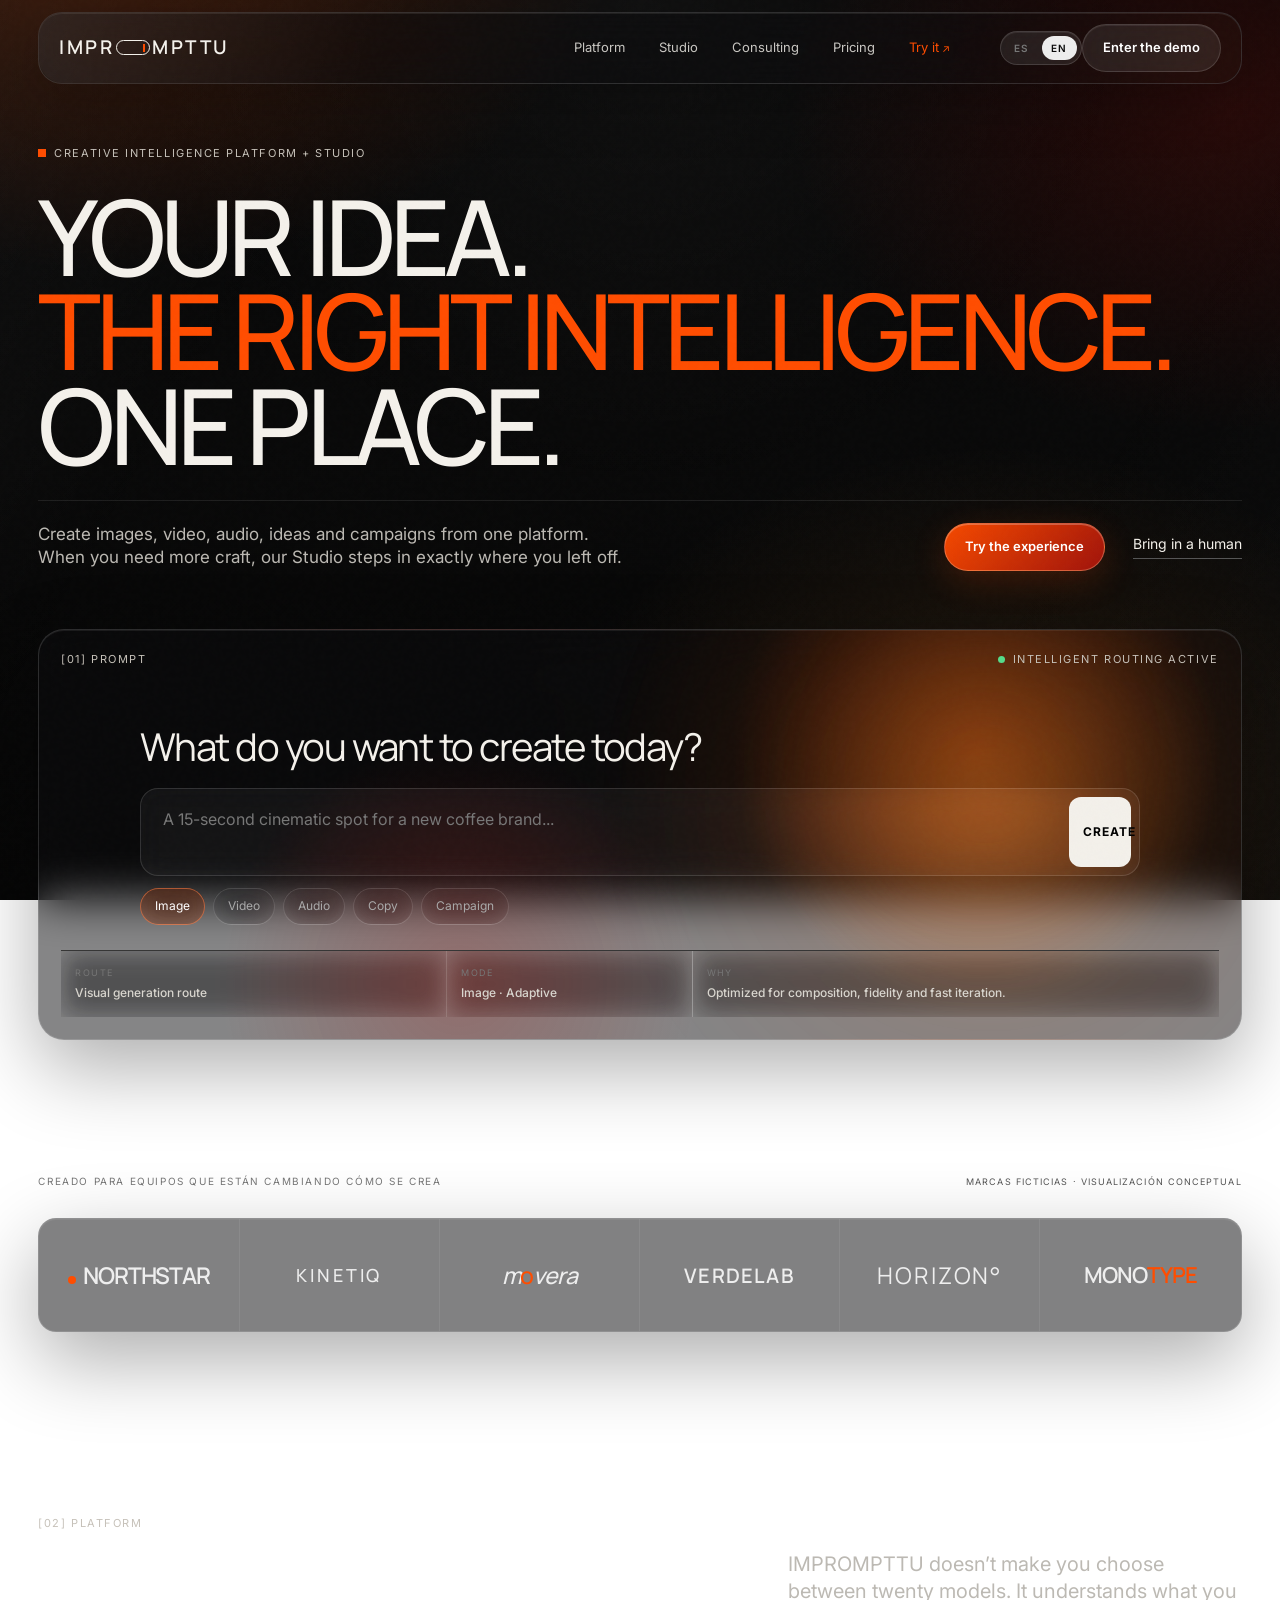
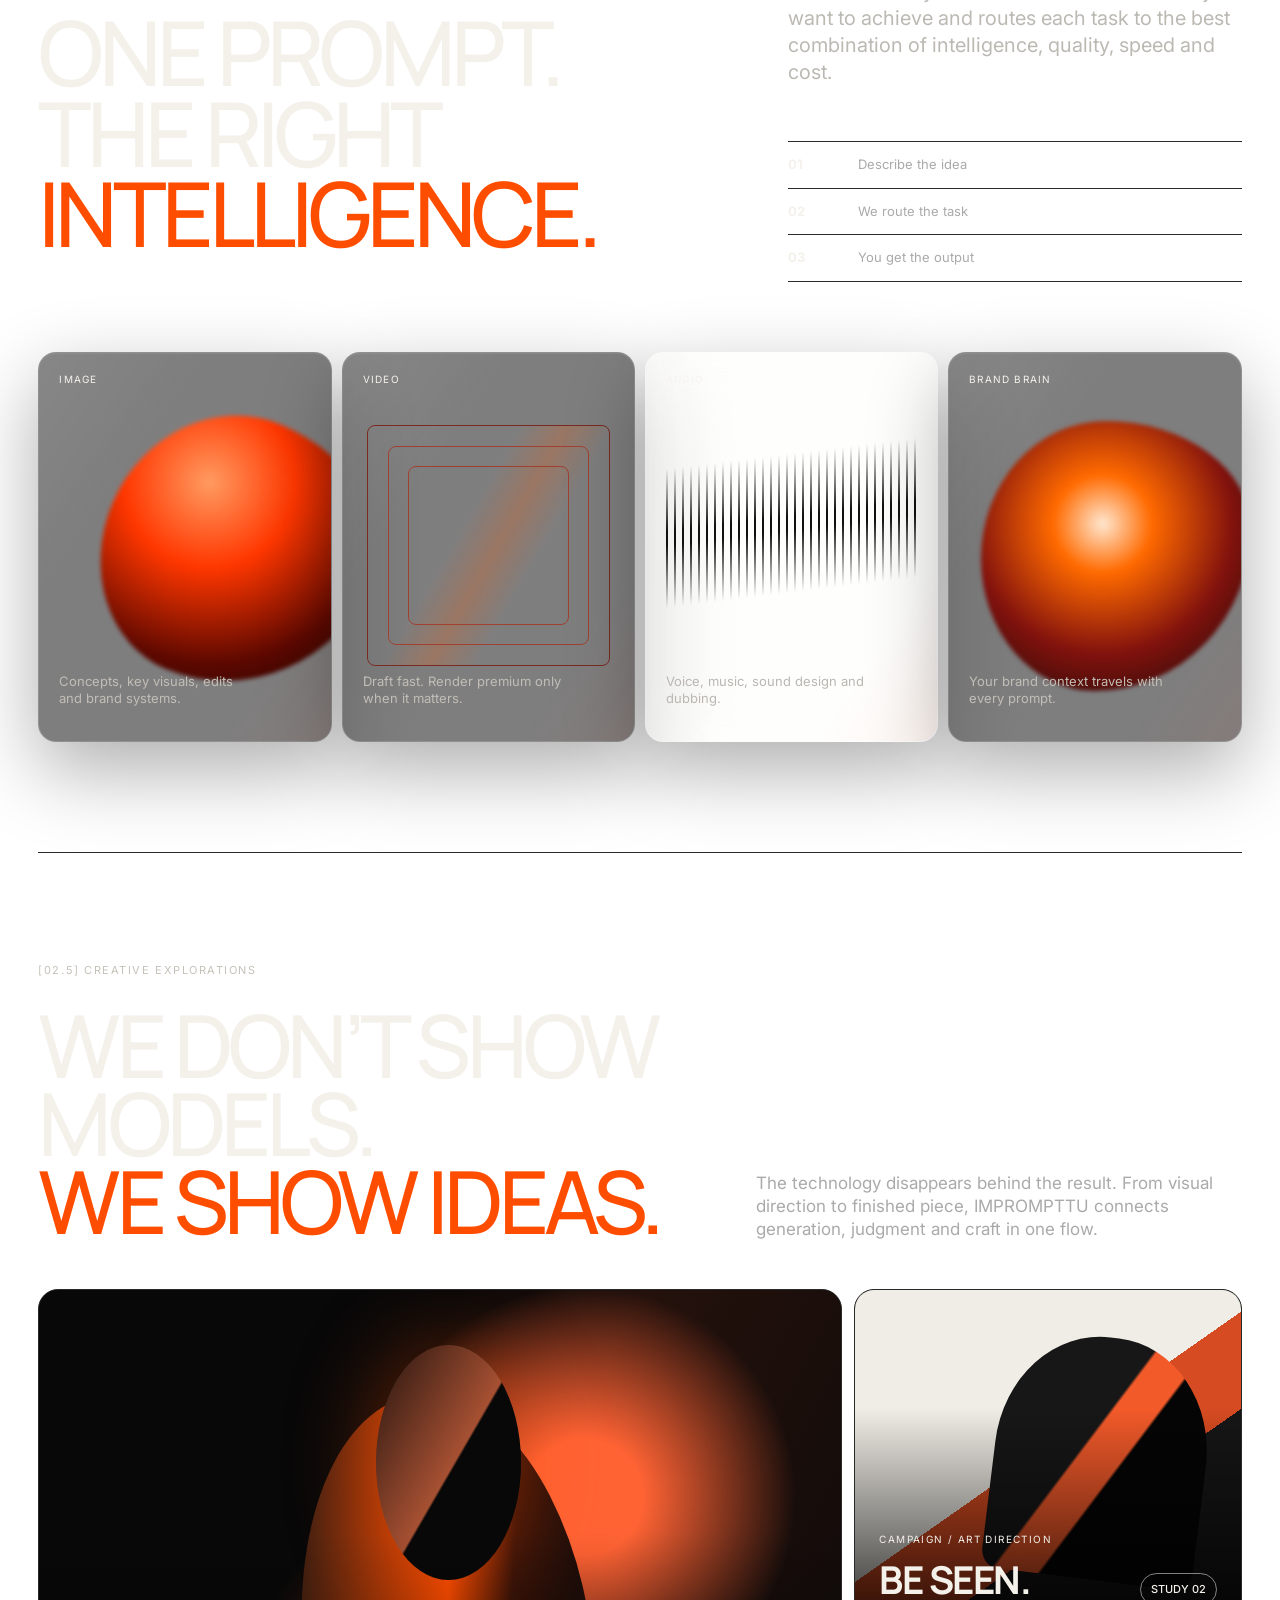
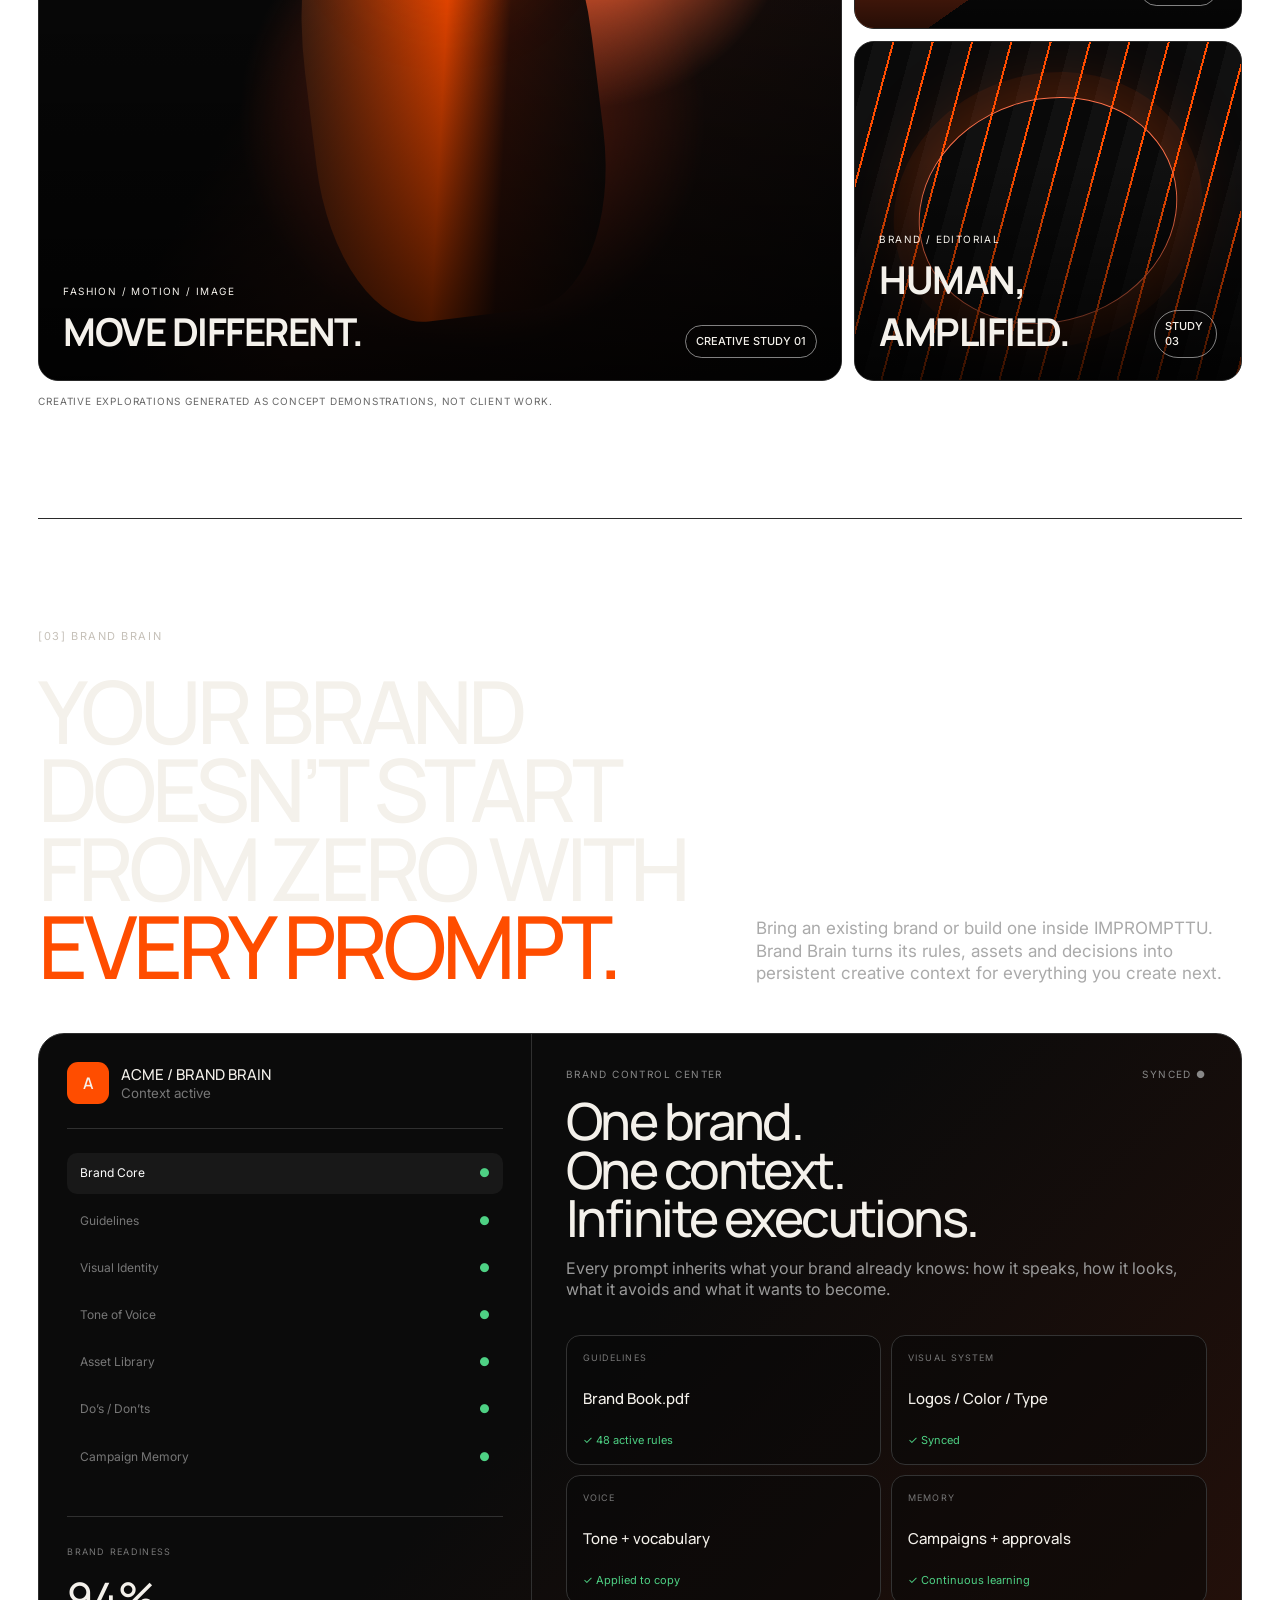
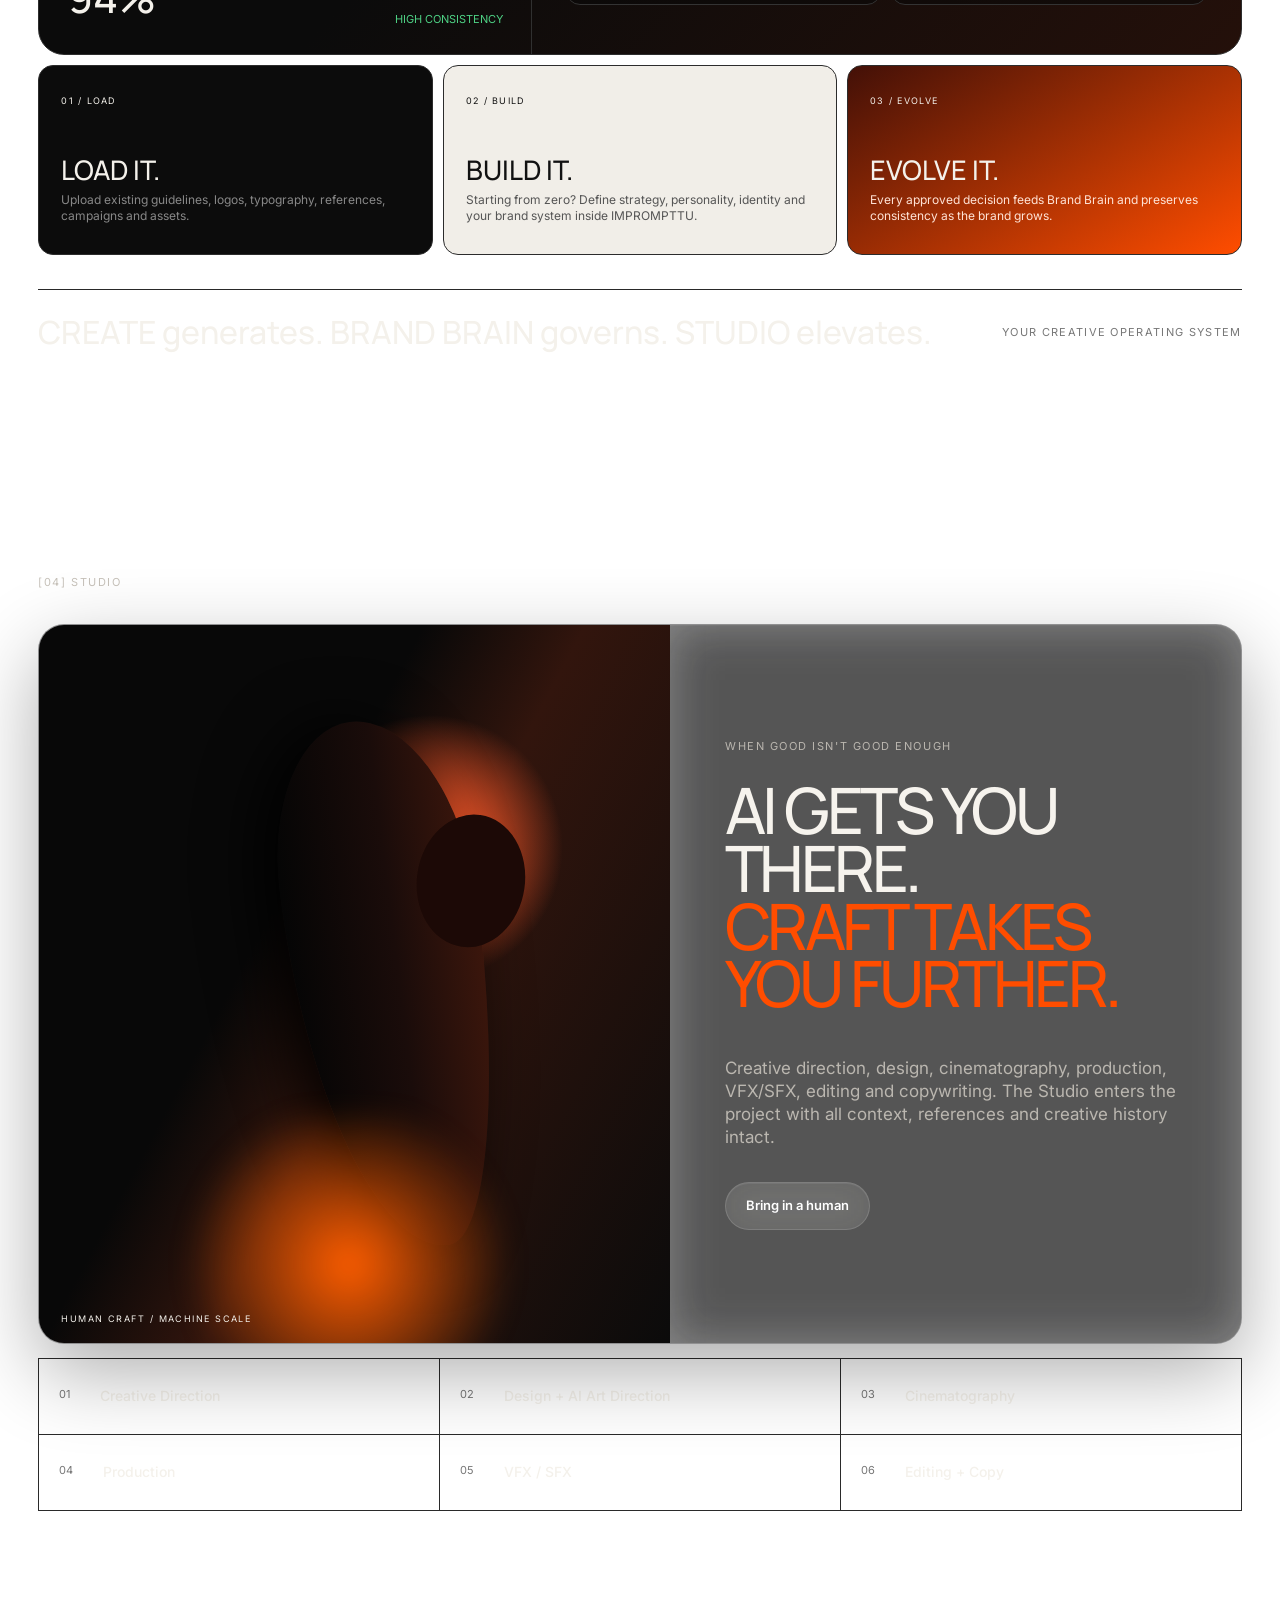
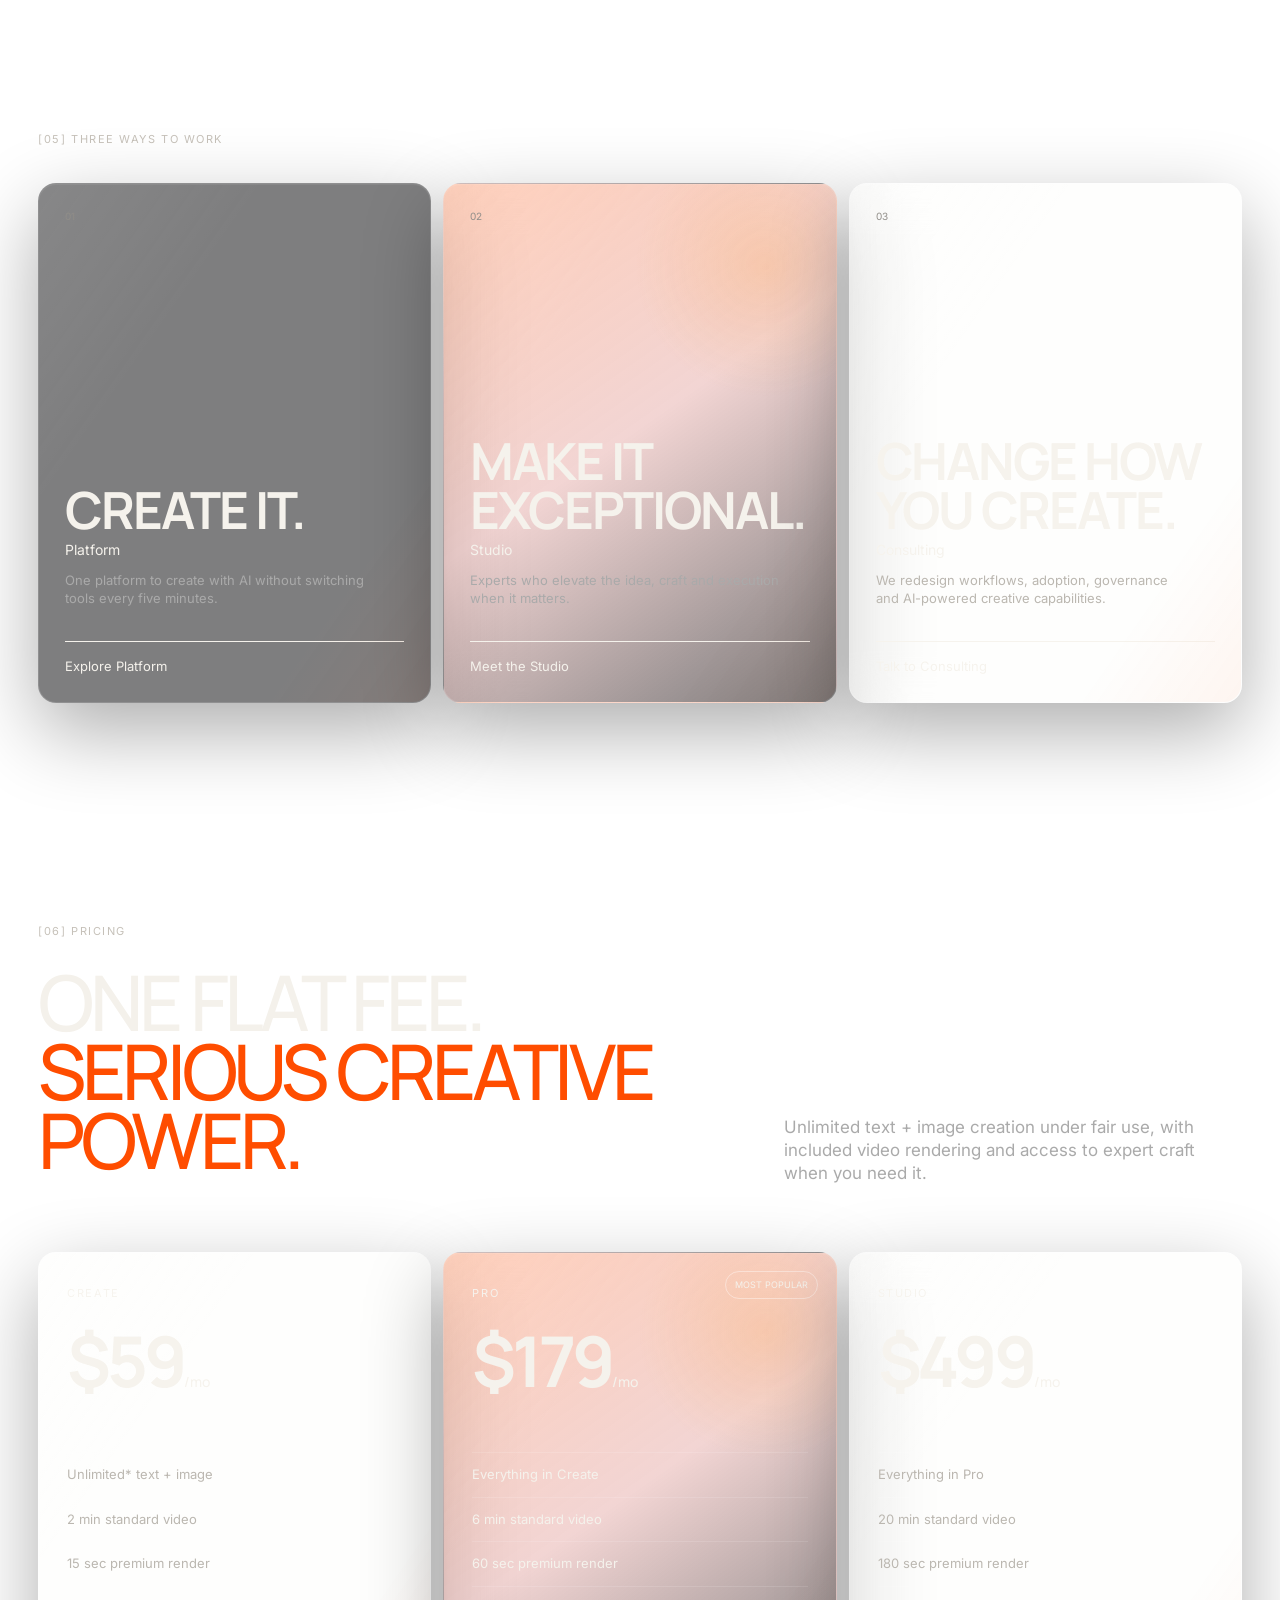
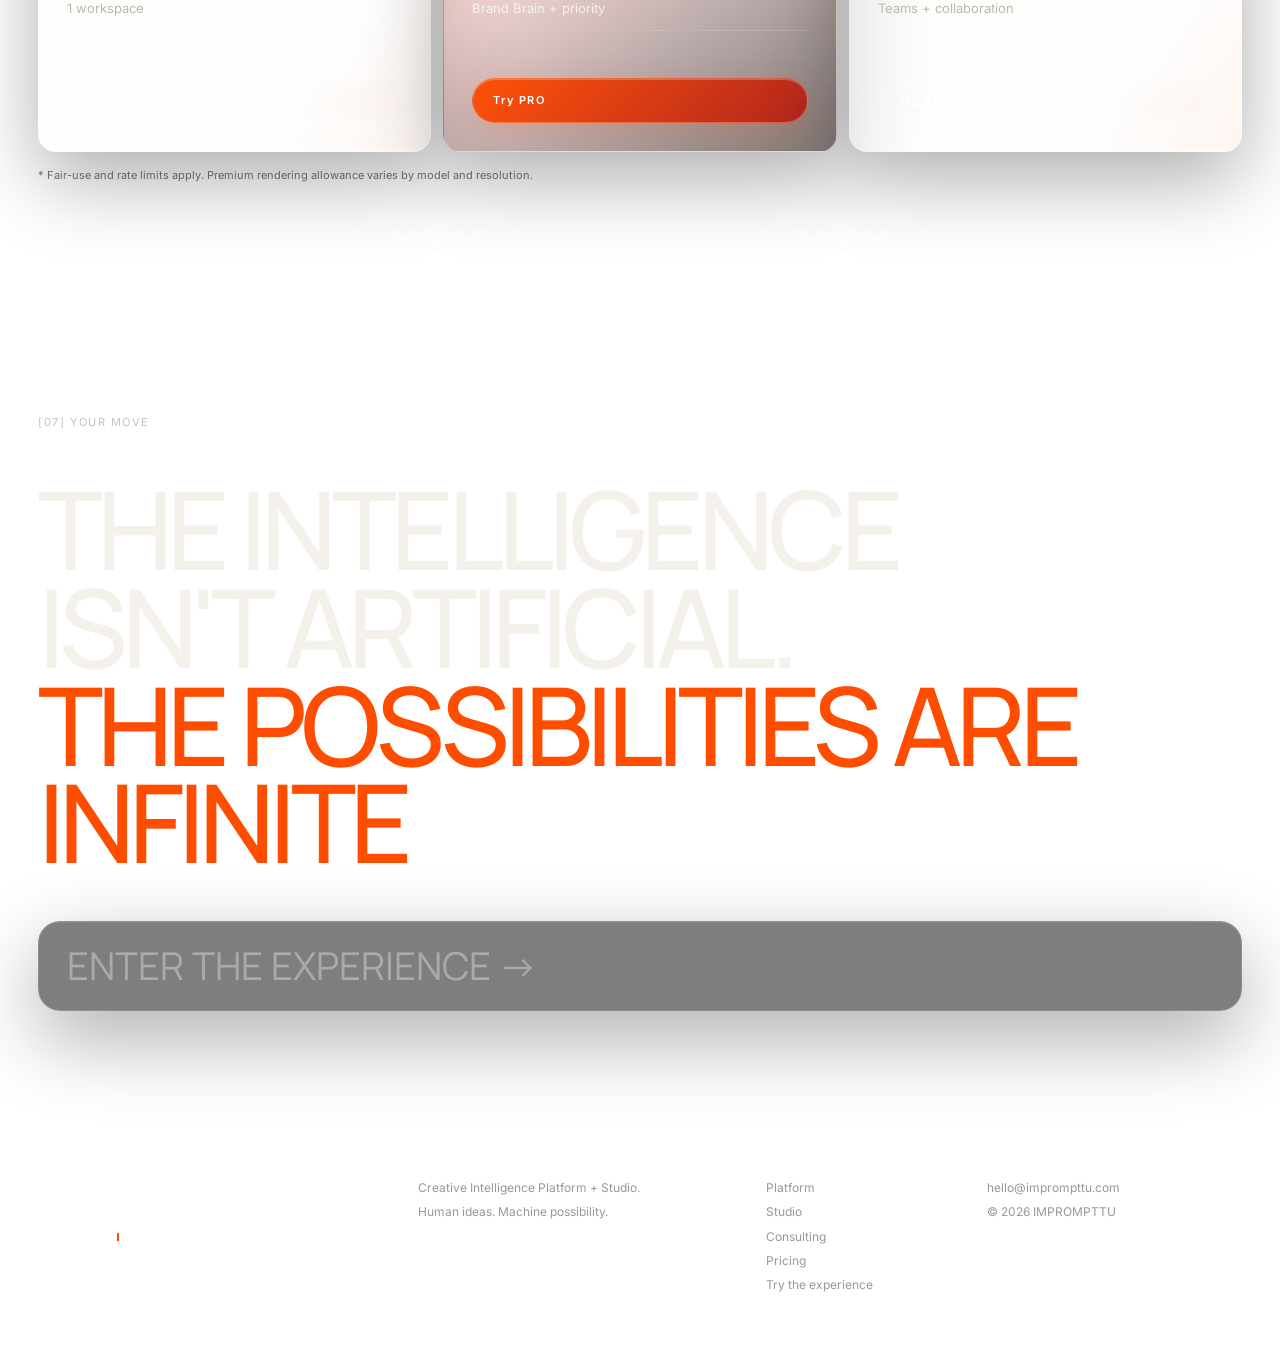
<file: index.html>
<!doctype html>
<html lang="es">
<head>
  <meta charset="utf-8" />
  <meta name="viewport" content="width=device-width, initial-scale=1" />
  <meta name="description" content="IMPROMPTTU — Plataforma de Inteligencia Creativa + Estudio." />
  <title>IMPROMPTTU — Inteligencia Creativa</title>
  <link rel="preconnect" href="https://fonts.googleapis.com">
  <link rel="preconnect" href="https://fonts.gstatic.com" crossorigin>
  <link href="https://fonts.googleapis.com/css2?family=Inter:wght@400;500;600;700&family=Manrope:wght@400;500;600;700&display=swap" rel="stylesheet">
  <link rel="stylesheet" href="styles.css?v=10" />
  <link rel="stylesheet" href="glass.css?v=1" />
  <style>.lang-switch{display:inline-flex;align-items:center;gap:4px;margin-left:14px;padding:4px;border:1px solid #333;border-radius:999px;background:#0d0d0d}.lang-btn{border:0;background:transparent;color:#777;border-radius:999px;padding:7px 9px;font:600 10px/1 Inter,sans-serif;letter-spacing:.12em;cursor:pointer}.lang-btn.active{background:#f3f0ea;color:#090909}.prompt-field button{font-size:12px!important;font-weight:700;letter-spacing:.08em;text-transform:uppercase;padding:0 14px}.client-proof{padding:48px 0 72px;border-top:1px solid var(--line);border-bottom:1px solid var(--line)}.client-proof-head{display:flex;justify-content:space-between;align-items:end;gap:24px;margin-bottom:30px}.client-proof-head p{margin:0;font-size:10px;letter-spacing:.16em;text-transform:uppercase;color:#777}.client-proof-head small{font-size:9px;letter-spacing:.12em;color:#555;text-transform:uppercase}.logo-strip{display:grid;grid-template-columns:repeat(6,1fr);border:1px solid #242424;border-radius:18px;overflow:hidden;background:#0a0a0a}.fake-logo{min-height:112px;display:flex;align-items:center;justify-content:center;padding:18px;border-right:1px solid #242424;color:#eee;position:relative}.fake-logo:last-child{border-right:0}.fake-logo b{font-family:Manrope,Inter,sans-serif;font-size:clamp(17px,1.8vw,27px);font-weight:600;letter-spacing:-.045em;white-space:nowrap}.fake-logo:nth-child(2) b{letter-spacing:.16em;font-size:18px;font-weight:500}.fake-logo:nth-child(3) b{font-style:italic;font-weight:500}.fake-logo:nth-child(4) b{font-size:20px;letter-spacing:.06em}.fake-logo:nth-child(5) b{font-weight:400;letter-spacing:.08em}.fake-logo:nth-child(6) b{font-size:22px}.fake-logo i{display:inline-block;width:8px;height:8px;border-radius:50%;background:var(--orange);margin-right:7px}.fake-logo em{font-style:normal;color:var(--orange)}.demo-link{color:var(--orange)!important}.demo-link:after{content:' ↗';font-size:.8em}@media(max-width:900px){.lang-switch{margin-left:auto;margin-right:10px}.nav>.pill{margin-left:0}.logo-strip{grid-template-columns:repeat(3,1fr)}.fake-logo:nth-child(3){border-right:0}.fake-logo:nth-child(-n+3){border-bottom:1px solid #242424}}@media(max-width:560px){.lang-switch{margin-right:0}.lang-btn{padding:7px 8px}.client-proof-head{align-items:start;flex-direction:column}.logo-strip{grid-template-columns:repeat(2,1fr)}.fake-logo{min-height:90px}.fake-logo:nth-child(3){border-right:1px solid #242424}.fake-logo:nth-child(2n){border-right:0}.fake-logo:nth-child(-n+4){border-bottom:1px solid #242424}}</style>
</head>
<body class="landing-page">
<div class="page-noise" aria-hidden="true"></div>
<header class="nav shell"><a class="wordmark" href="#top"><span>IMPR</span><span class="logo-o"><i></i></span><span>MPTTU</span></a><nav class="nav-links"><a href="#platform" data-i18n="nav.platform">Plataforma</a><a href="#studio" data-i18n="nav.studio">Estudio</a><a href="#consulting" data-i18n="nav.consulting">Consultoría</a><a href="#pricing" data-i18n="nav.pricing">Precios</a><a class="demo-link" href="create-experience.html" data-i18n="nav.demo">Probar</a></nav><div class="lang-switch"><button class="lang-btn active" data-lang="es">ES</button><button class="lang-btn" data-lang="en">EN</button></div><a class="pill pill-light" href="create-experience.html"><span data-i18n="nav.demoCta">Entrar a la demo</span></a></header>
<main id="top">
<section class="hero shell"><div class="hero-kicker"><span class="dot"></span><span data-i18n="hero.kicker">Creative Intelligence Platform + Studio</span></div><h1 data-i18n-html="hero.title">TU IDEA.<br><span class="accent">LA INTELIGENCIA CORRECTA.</span><br>EN UN SOLO LUGAR.</h1><div class="hero-grid"><p class="hero-copy" data-i18n="hero.copy"></p><div class="hero-actions"><a class="pill pill-accent" href="create-experience.html"><span data-i18n="hero.demo">Probar experiencia</span></a><a class="text-link" href="#studio"><span data-i18n="hero.human">Bring in a human</span></a></div></div><div class="prompt-stage" id="create"><div class="prompt-topline"><span>[01] PROMPT</span><span class="status"><i></i><span data-i18n="prompt.status"></span></span></div><form id="promptForm" class="prompt-form"><label for="promptInput" data-i18n="prompt.label"></label><div class="prompt-field"><textarea id="promptInput" rows="2" data-i18n-placeholder="prompt.placeholder" required></textarea><button type="submit">Crear</button></div><div class="type-row"><button type="button" class="chip active" data-type="Image" data-i18n="types.image">Imagen</button><button type="button" class="chip" data-type="Video" data-i18n="types.video">Video</button><button type="button" class="chip" data-type="Audio" data-i18n="types.audio">Audio</button><button type="button" class="chip" data-type="Copy" data-i18n="types.copy">Copy</button><button type="button" class="chip" data-type="Campaign" data-i18n="types.campaign">Campaña</button></div></form><div class="route-result"><div><span class="route-label" data-i18n="route.route">RUTA</span><strong id="routeModel"></strong></div><div><span class="route-label" data-i18n="route.mode">MODO</span><strong id="routeMode"></strong></div><div><span class="route-label" data-i18n="route.why">POR QUÉ</span><strong id="routeWhy"></strong></div></div></div></section>
<section class="client-proof shell"><div class="client-proof-head"><p>CREADO PARA EQUIPOS QUE ESTÁN CAMBIANDO CÓMO SE CREA</p><small>Marcas ficticias · visualización conceptual</small></div><div class="logo-strip"><div class="fake-logo"><b><i></i>NORTHSTAR</b></div><div class="fake-logo"><b>KINETIQ</b></div><div class="fake-logo"><b>m<em>o</em>vera</b></div><div class="fake-logo"><b>VERDELAB</b></div><div class="fake-logo"><b>HORIZON°</b></div><div class="fake-logo"><b>MONO<em>TYPE</em></b></div></div></section>
<section class="manifesto shell" id="platform"><div class="section-index">[02] <span data-i18n="platform.label">PLATAFORMA</span></div><div class="manifesto-grid"><h2 data-i18n-html="platform.title"></h2><div class="manifesto-copy"><p data-i18n="platform.copy"></p><div class="mini-stats"><div><b>01</b><span data-i18n="platform.step1"></span></div><div><b>02</b><span data-i18n="platform.step2"></span></div><div><b>03</b><span data-i18n="platform.step3"></span></div></div></div></div><div class="visual-rail"><article class="rail-card image-card"><span data-i18n="cards.imageTitle">IMAGEN</span><div class="orb orb-a"></div><p data-i18n="cards.image"></p></article><article class="rail-card video-card"><span>VIDEO</span><div class="frame-lines"></div><p data-i18n="cards.video"></p></article><article class="rail-card audio-card"><span>AUDIO</span><div class="wave"></div><p data-i18n="cards.audio"></p></article><article class="rail-card brand-card"><span>BRAND BRAIN</span><div class="orb orb-b"></div><p data-i18n="cards.brand"></p></article></div></section>
<section class="human shell" id="studio"><div class="section-index">[04] <span data-i18n="studio.label">STUDIO</span></div><div class="human-panel"><div class="portrait-art"><div class="portrait-core"></div><div class="portrait-glow"></div><div class="portrait-caption" data-i18n="studio.caption"></div></div><div class="human-copy"><span class="eyebrow" data-i18n="studio.eyebrow"></span><h2 data-i18n-html="studio.title"></h2><p data-i18n="studio.copy"></p><a class="pill pill-light" href="mailto:hello@imprompttu.com"><span data-i18n="studio.cta"></span></a></div></div><div class="expertise-grid"><div><span>01</span><b data-i18n="expertise.creative"></b></div><div><span>02</span><b data-i18n="expertise.design"></b></div><div><span>03</span><b data-i18n="expertise.cinema"></b></div><div><span>04</span><b data-i18n="expertise.production"></b></div><div><span>05</span><b>VFX / SFX</b></div><div><span>06</span><b data-i18n="expertise.editing"></b></div></div></section>
<section class="three-ways shell" id="consulting"><div class="section-index">[05] <span data-i18n="ways.label"></span></div><div class="way-grid"><article><span class="way-no">01</span><h3 data-i18n="ways.oneTitle"></h3><p data-i18n="ways.platform"></p><small data-i18n="ways.oneCopy"></small><a href="#pricing" data-i18n="ways.oneCta"></a></article><article><span class="way-no">02</span><h3 data-i18n-html="ways.twoTitle"></h3><p data-i18n="ways.studio"></p><small data-i18n="ways.twoCopy"></small><a href="mailto:hello@imprompttu.com" data-i18n="ways.twoCta"></a></article><article><span class="way-no">03</span><h3 data-i18n-html="ways.threeTitle"></h3><p data-i18n="ways.consulting"></p><small data-i18n="ways.threeCopy"></small><a href="mailto:hello@imprompttu.com" data-i18n="ways.threeCta"></a></article></div></section>
<section class="pricing shell" id="pricing"><div class="section-index">[06] <span data-i18n="pricing.label"></span></div><div class="pricing-head"><h2 data-i18n-html="pricing.title"></h2><p data-i18n="pricing.copy"></p></div><div class="price-grid"><article class="price-card"><div><span>CREATE</span><h3>$59<small>/mes</small></h3></div><ul><li data-i18n="pricing.create1"></li><li data-i18n="pricing.create2"></li><li data-i18n="pricing.create3"></li><li data-i18n="pricing.create4"></li></ul><a class="pill pill-dark" href="create-experience.html"><span data-i18n="pricing.tryCreate">Probar CREATE</span></a></article><article class="price-card featured"><div class="best" data-i18n="pricing.popular"></div><div><span>PRO</span><h3>$179<small>/mes</small></h3></div><ul><li data-i18n="pricing.pro1"></li><li data-i18n="pricing.pro2"></li><li data-i18n="pricing.pro3"></li><li data-i18n="pricing.pro4"></li></ul><a class="pill pill-accent" href="create-experience.html"><span data-i18n="pricing.tryPro">Probar PRO</span></a></article><article class="price-card"><div><span>STUDIO</span><h3>$499<small>/mes</small></h3></div><ul><li data-i18n="pricing.studio1"></li><li data-i18n="pricing.studio2"></li><li data-i18n="pricing.studio3"></li><li data-i18n="pricing.studio4"></li></ul><a class="pill pill-dark" href="create-experience.html"><span data-i18n="pricing.tryStudio">Probar STUDIO</span></a></article></div><p class="fair-use" data-i18n="pricing.fair"></p></section>
<section class="final-cta shell"><div class="cta-kicker">[07] <span data-i18n="final.kicker"></span></div><h2 data-i18n-html="final.title"></h2><a class="giant-prompt" href="create-experience.html"><span data-i18n="final.demo">ENTRAR A LA EXPERIENCIA →</span></a></section>
</main>
<footer class="footer shell"><a class="wordmark" href="#top"><span>IMPR</span><span class="logo-o"><i></i></span><span>MPTTU</span></a><div><p data-i18n="footer.one"></p><p data-i18n="footer.two"></p></div><div><a href="#platform" data-i18n="nav.platform"></a><a href="#studio" data-i18n="nav.studio"></a><a href="#consulting" data-i18n="nav.consulting"></a><a href="#pricing" data-i18n="nav.pricing"></a><a href="create-experience.html" data-i18n="footer.demo">Probar experiencia</a></div><div><a href="mailto:hello@imprompttu.com">hello@imprompttu.com</a><span>© 2026 IMPROMPTTU</span></div></footer>
<script src="script.js?v=12"></script>
</body></html>
</file>
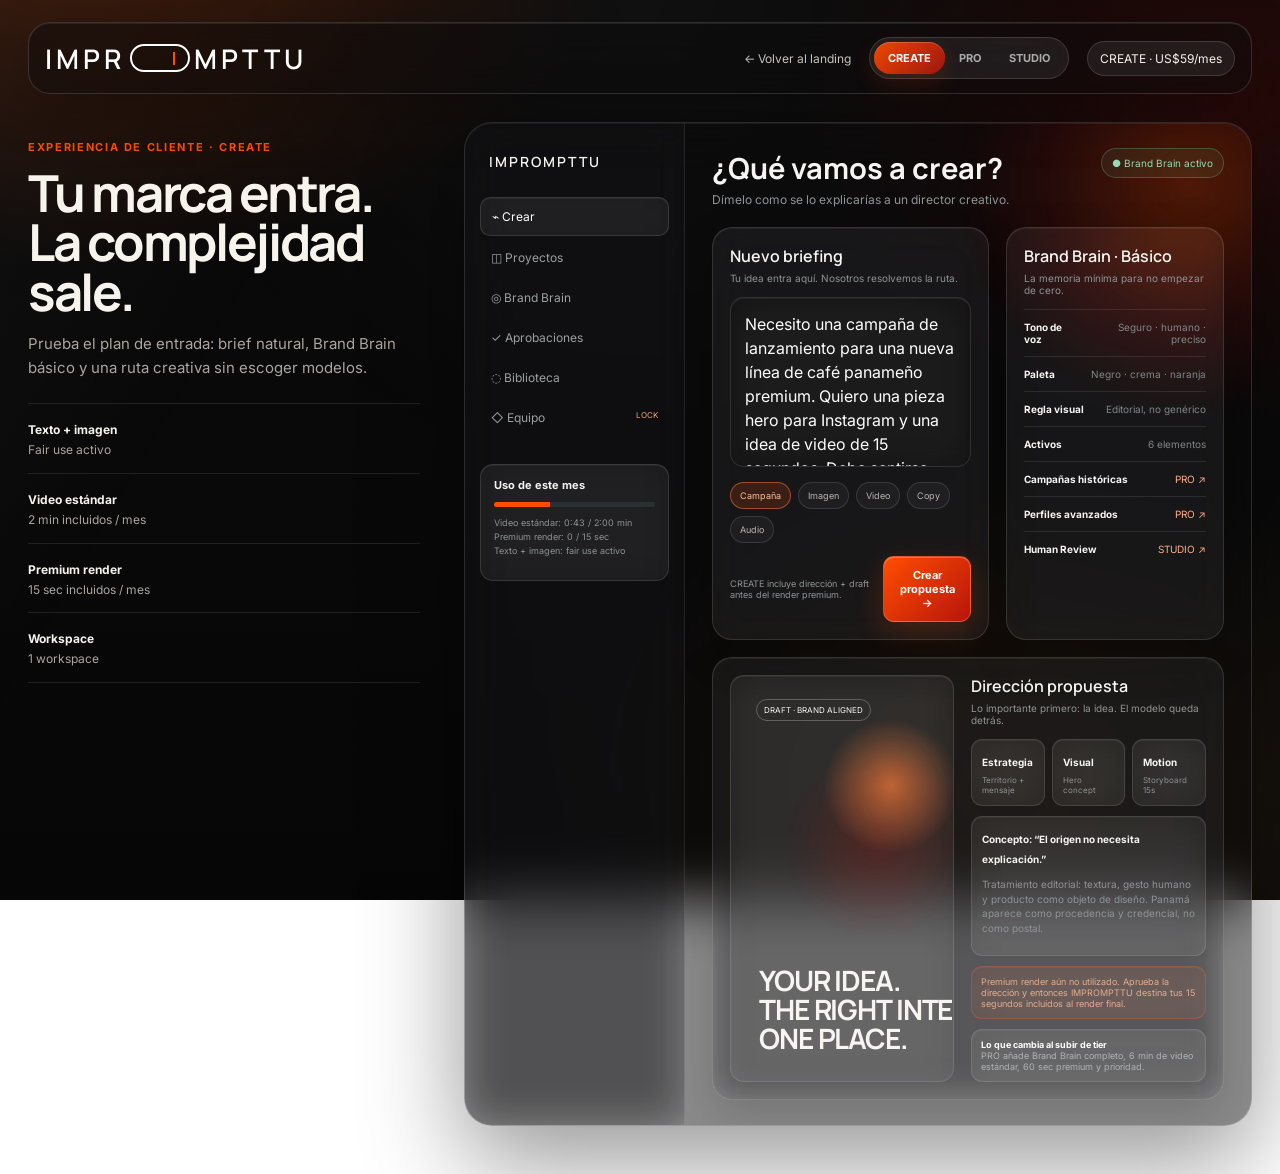
<file: create-experience.html>
<!doctype html>
<html lang="es">
<head>
<meta charset="utf-8" />
<meta name="viewport" content="width=device-width,initial-scale=1" />
<title>IMPROMPTTU — Customer Experience</title>
<link rel="preconnect" href="https://fonts.googleapis.com"><link rel="preconnect" href="https://fonts.gstatic.com" crossorigin>
<link href="https://fonts.googleapis.com/css2?family=Inter:wght@400;500;600;700&family=Manrope:wght@400;500;600;700;800&display=swap" rel="stylesheet">
<link rel="stylesheet" href="glass.css?v=1">
<style>
:root{--paper:#f4f1eb;--ink:#090909;--muted:#716f6a;--line:#ded9d0;--orange:#ff4d00;--dark:#0b0d0e;--panel:#121516;--green:#64d29b}
*{box-sizing:border-box}body{margin:0;font-family:Inter,Arial,sans-serif;background:radial-gradient(circle at 94% 5%,#ffd8bd 0,transparent 28%),radial-gradient(circle at 4% 100%,#d8e9ff 0,transparent 28%),var(--paper);color:var(--ink);min-height:100vh}button,textarea{font:inherit}button{cursor:pointer}.shell{max-width:1500px;margin:auto;padding:22px 28px 48px}.top{display:flex;gap:18px;align-items:center;justify-content:space-between;border-bottom:1px solid rgba(0,0,0,.12);padding-bottom:18px}.logo{display:flex;align-items:center;font:600 27px Manrope;letter-spacing:.15em;text-decoration:none;color:var(--ink)}.o{width:60px;height:28px;border:2px solid #111;border-radius:15px;margin:0 4px;position:relative}.o:after{content:"";position:absolute;right:13px;top:6px;width:2px;height:13px;background:var(--orange)}.toplinks{display:flex;gap:18px;align-items:center}.back{font-size:12px;color:#57544f;text-decoration:none}.switch{display:flex;padding:4px;border:1px solid #cec8bf;border-radius:999px;background:rgba(255,255,255,.72)}.switch button{border:0;background:transparent;border-radius:999px;padding:9px 14px;font-size:11px;font-weight:700;color:#777}.switch button.active{background:#101010;color:white}.planmeta{font-size:12px;padding:9px 12px;border:1px solid #d7d1c8;border-radius:999px;background:rgba(255,255,255,.75)}
.intro{display:grid;grid-template-columns:410px 1fr;gap:26px;padding-top:28px}.rail{padding:8px 14px 0 0}.eyebrow{font-size:11px;letter-spacing:.15em;color:var(--orange);font-weight:700;text-transform:uppercase}.rail h1{font:700 51px/.97 Manrope;margin:14px 0 16px;letter-spacing:-.045em}.rail p{font-size:15px;line-height:1.55;color:#5e5a55}.tierfacts{margin-top:24px;border-top:1px solid #d8d2c9}.fact{padding:14px 0;border-bottom:1px solid #d8d2c9}.fact b{font-size:12px}.fact span{display:block;font-size:12px;color:#77736d;margin-top:4px;line-height:1.4}.app{background:var(--dark);color:#f6f5f2;border-radius:28px;overflow:hidden;box-shadow:0 28px 70px rgba(0,0,0,.17);display:grid;grid-template-columns:220px 1fr;min-height:780px}.sidebar{padding:22px 15px;border-right:1px solid #252a2c}.slogo{font:600 14px Manrope;letter-spacing:.14em;margin:7px 9px 26px}.nav{font-size:12px;color:#9ba1a3;padding:11px;border-radius:10px;margin:3px 0}.nav.active{background:#1a1e20;color:white}.nav.locked:after{content:"LOCK";float:right;font-size:8px;color:#f0a077}.usage{margin-top:28px;border:1px solid #292f31;border-radius:13px;padding:13px}.usage h4{font-size:11px;margin:0 0 10px}.bar{height:5px;background:#2a3032;border-radius:99px;overflow:hidden}.bar i{display:block;width:35%;height:100%;background:var(--orange)}.usage p{font-size:9px;line-height:1.55;color:#868d8f}.main{padding:25px 27px}.apphead{display:flex;justify-content:space-between;gap:20px}.apphead h2{font:700 29px Manrope;margin:0 0 4px}.apphead p{font-size:12px;color:#8f9698;margin:0}.brand{font-size:10px;padding:8px 10px;border-radius:999px;border:1px solid #2f3c34;color:#95dcb7;background:#132019;height:max-content}.grid{display:grid;grid-template-columns:1.12fr .88fr;gap:17px;margin-top:20px}.card{background:var(--panel);border:1px solid #252a2c;border-radius:18px;padding:17px}.card h3{font:600 16px Manrope;margin:0 0 5px}.sub{font-size:10px;color:#80878a;margin-bottom:13px}.brief textarea{width:100%;height:170px;background:#0d1011;color:white;border:1px solid #303638;border-radius:14px;padding:14px;resize:none;line-height:1.5;outline:none}.brief textarea:focus{border-color:var(--orange)}.chips{display:flex;gap:7px;flex-wrap:wrap;margin-top:11px}.chip{border:1px solid #303638;background:transparent;color:#aeb5b7;border-radius:999px;padding:7px 9px;font-size:9px}.chip.on{border-color:#86472b;color:#ffb08a;background:#201510}.actions{display:flex;gap:12px;justify-content:space-between;align-items:center;margin-top:13px}.hint{font-size:9px;color:#777f82}.create{border:0;background:var(--orange);color:white;border-radius:11px;padding:11px 15px;font-size:11px;font-weight:700}.progress{display:none;margin-top:11px;font-size:10px;color:#aaa}.progress.show{display:block}.progress span{color:#ff9b70}.brainrow{display:flex;justify-content:space-between;gap:15px;padding:11px 0;border-top:1px solid #282d2f;font-size:10px}.brainrow:first-of-type{border-top:0}.brainrow span{color:#80878a;text-align:right}.brainrow .premium{color:#ffae84}.output{grid-column:1/-1;display:grid;grid-template-columns:1fr 1.05fr;gap:17px}.visual{min-height:265px;border-radius:14px;background:radial-gradient(circle at 74% 32%,rgba(255,79,10,.82),transparent 23%),linear-gradient(135deg,#111415,#252a2c);position:relative;overflow:hidden}.visual:after{content:"YOUR IDEA.\A THE RIGHT INTELLIGENCE.\A ONE PLACE.";white-space:pre;position:absolute;left:28px;bottom:28px;font:700 28px/1.04 Manrope;letter-spacing:-.04em}.tag{position:absolute;left:25px;top:23px;border:1px solid rgba(255,255,255,.25);border-radius:99px;padding:5px 7px;font-size:8px}.route{display:grid;grid-template-columns:repeat(3,1fr);gap:7px}.route div,.copy{background:#0d1011;border-radius:11px;padding:10px}.route b,.copy b{font-size:10px}.route span{display:block;font-size:8px;color:#747b7e;margin-top:5px}.copy{margin-top:10px}.copy p{font-size:10px;color:#9aa1a3;line-height:1.45}.notice{margin-top:10px;border:1px solid #4b362a;background:#1a1411;color:#dda680;border-radius:11px;padding:9px;font-size:9px}.upgrade{display:none;margin-top:10px;background:#171b1c;border:1px solid #32383a;border-radius:11px;padding:9px;font-size:9px;color:#aeb5b7}.upgrade.show{display:block}.upgrade b{color:white}
@media(max-width:980px){.intro{grid-template-columns:1fr}.app{grid-template-columns:1fr}.sidebar{display:none}.grid,.output{grid-template-columns:1fr}.shell{padding:14px}.top{align-items:flex-start;flex-wrap:wrap}.toplinks{width:100%;justify-content:space-between;flex-wrap:wrap}.rail h1{font-size:40px}}
</style>
</head><body class="experience-page"><div class="shell">
<header class="top"><a class="logo" href="index.html">IMPR<span class="o"></span>MPTTU</a><div class="toplinks"><a class="back" href="index.html">← Volver al landing</a><div class="switch" aria-label="Cambiar plan"><button class="active" data-tier="create">CREATE</button><button data-tier="pro">PRO</button><button data-tier="studio">STUDIO</button></div><div class="planmeta" id="planMeta">CREATE · US$59/mes</div></div></header>
<section class="intro"><aside class="rail"><div class="eyebrow" id="eyebrow">Experiencia de cliente · CREATE</div><h1 id="headline">Tu marca entra.<br>La complejidad sale.</h1><p id="introcopy">Prueba el plan de entrada: brief natural, Brand Brain básico y una ruta creativa sin escoger modelos.</p><div class="tierfacts"><div class="fact"><b id="f1t">Texto + imagen</b><span id="f1c">Fair use activo</span></div><div class="fact"><b id="f2t">Video estándar</b><span id="f2c">2 min incluidos / mes</span></div><div class="fact"><b id="f3t">Premium render</b><span id="f3c">15 sec incluidos / mes</span></div><div class="fact"><b id="f4t">Workspace</b><span id="f4c">1 workspace</span></div></div></aside>
<section class="app"><nav class="sidebar"><div class="slogo">IMPROMPTTU</div><div class="nav active">⌁ Crear</div><div class="nav">◫ Proyectos</div><div class="nav">◎ Brand Brain</div><div class="nav">✓ Aprobaciones</div><div class="nav">◌ Biblioteca</div><div class="nav" id="teamNav">◇ Equipo</div><div class="usage"><h4>Uso de este mes</h4><div class="bar"><i id="usageBar"></i></div><p id="usageText">Video estándar: 0:43 / 2:00 min<br>Premium render: 0 / 15 sec<br>Texto + imagen: fair use activo</p></div></nav>
<main class="main"><div class="apphead"><div><h2>¿Qué vamos a crear?</h2><p>Dímelo como se lo explicarías a un director creativo.</p></div><div class="brand">● Brand Brain activo</div></div><div class="grid">
<section class="card brief"><h3>Nuevo briefing</h3><div class="sub">Tu idea entra aquí. Nosotros resolvemos la ruta.</div><textarea id="brief">Necesito una campaña de lanzamiento para una nueva línea de café panameño premium. Quiero una pieza hero para Instagram y una idea de video de 15 segundos. Debe sentirse sofisticada, contemporánea y humana; nada de clichés turísticos.</textarea><div class="chips"><button class="chip on" type="button">Campaña</button><button class="chip" type="button">Imagen</button><button class="chip" type="button">Video</button><button class="chip" type="button">Copy</button><button class="chip" type="button">Audio</button></div><div class="actions"><span class="hint" id="hint">CREATE incluye dirección + draft antes del render premium.</span><button class="create" id="createBtn">Crear propuesta →</button></div><div class="progress" id="progress">IMPROMPTTU está trabajando… <span id="stage">preparando contexto</span></div></section>
<section class="card"><h3 id="brainTitle">Brand Brain · Básico</h3><div class="sub" id="brainSub">La memoria mínima para no empezar de cero.</div><div class="brainrow"><b>Tono de voz</b><span>Seguro · humano · preciso</span></div><div class="brainrow"><b>Paleta</b><span>Negro · crema · naranja</span></div><div class="brainrow"><b>Regla visual</b><span>Editorial, no genérico</span></div><div class="brainrow"><b>Activos</b><span id="assets">6 elementos</span></div><div class="brainrow"><b>Campañas históricas</b><span id="history" class="premium">PRO ↗</span></div><div class="brainrow"><b>Perfiles avanzados</b><span id="profiles" class="premium">PRO ↗</span></div><div class="brainrow"><b>Human Review</b><span id="humanReview" class="premium">STUDIO ↗</span></div></section>
<section class="card output"><div class="visual"><span class="tag" id="draftTag">DRAFT · BRAND ALIGNED</span></div><div><h3>Dirección propuesta</h3><div class="sub">Lo importante primero: la idea. El modelo queda detrás.</div><div class="route"><div><b>Estrategia</b><span>Territorio + mensaje</span></div><div><b>Visual</b><span>Hero concept</span></div><div><b>Motion</b><span>Storyboard 15s</span></div></div><div class="copy"><b>Concepto: “El origen no necesita explicación.”</b><p>Tratamiento editorial: textura, gesto humano y producto como objeto de diseño. Panamá aparece como procedencia y credencial, no como postal.</p></div><div class="notice" id="notice">Premium render aún no utilizado. Aprueba la dirección y entonces IMPROMPTTU destina tus 15 segundos incluidos al render final.</div><div class="upgrade" id="upgrade"><b id="upgradeTitle">Lo que cambia al subir de tier</b><br><span id="upgradeCopy"></span></div></div></section>
</div></main></section></section></div>
<script>
const tiers={create:{name:'CREATE',price:'US$59/mes',eyebrow:'Experiencia de cliente · CREATE',headline:'Tu marca entra.<br>La complejidad sale.',intro:'Prueba el plan de entrada: brief natural, Brand Brain básico y una ruta creativa sin escoger modelos.',facts:['Fair use activo','2 min incluidos / mes','15 sec incluidos / mes','1 workspace'],usage:'Video estándar: 0:43 / 2:00 min<br>Premium render: 0 / 15 sec<br>Texto + imagen: fair use activo',brain:'Brand Brain · Básico',sub:'La memoria mínima para no empezar de cero.',assets:'6 elementos',history:'PRO ↗',profiles:'PRO ↗',human:'STUDIO ↗',hint:'CREATE incluye dirección + draft antes del render premium.',notice:'Premium render aún no utilizado. Aprueba la dirección y entonces IMPROMPTTU destina tus 15 segundos incluidos al render final.',upgrade:'PRO añade Brand Brain completo, 6 min de video estándar, 60 sec premium y prioridad.'},pro:{name:'PRO',price:'US$179/mes',eyebrow:'Experiencia de cliente · PRO',headline:'Más contexto.<br>Más velocidad. Más control.',intro:'El tier para equipos que necesitan mantener campañas, contexto y producción trabajando como un sistema.',facts:['Fair use prioritario','6 min incluidos / mes','60 sec incluidos / mes','Brand Brain completo'],usage:'Video estándar: 2:18 / 6:00 min<br>Premium render: 12 / 60 sec<br>Prioridad de cola activa',brain:'Brand Brain · Completo',sub:'Campañas, activos y contexto persistente trabajando juntos.',assets:'24 elementos',history:'12 campañas',profiles:'3 perfiles',human:'STUDIO ↗',hint:'PRO conserva drafts baratos y reserva premium para la versión aprobada.',notice:'Tienes 48 segundos premium disponibles. La ruta recomienda validar primero dirección y storyboard.',upgrade:'STUDIO añade equipos, colaboración, Human Review y 180 sec de premium render.'},studio:{name:'STUDIO',price:'US$499/mes',eyebrow:'Experiencia de cliente · STUDIO',headline:'La plataforma.<br>Con un equipo detrás.',intro:'La experiencia full-access: Brand Brain, mayor capacidad de render, colaboración y criterio humano cuando realmente agrega valor.',facts:['Fair use prioritario','20 min incluidos / mes','180 sec incluidos / mes','Equipos + colaboración'],usage:'Video estándar: 7:42 / 20:00 min<br>Premium render: 44 / 180 sec<br>Human Review disponible',brain:'Brand Brain · Studio',sub:'Contexto persistente + colaboración + revisión humana.',assets:'58 elementos',history:'31 campañas',profiles:'8 perfiles',human:'ACTIVO ✓',hint:'STUDIO puede escalar la propuesta a revisión de dirección creativa humana.',notice:'La dirección puede pasar a Human Review antes del render premium. 136 segundos premium disponibles.',upgrade:'Este es el tier completo: plataforma, orquestación y acceso al Studio en una sola experiencia.'}};
const $=id=>document.getElementById(id);let current='create';
function setTier(key){current=key;const t=tiers[key];document.querySelectorAll('[data-tier]').forEach(b=>b.classList.toggle('active',b.dataset.tier===key));$('planMeta').textContent=t.name+' · '+t.price;$('eyebrow').textContent=t.eyebrow;$('headline').innerHTML=t.headline;$('introcopy').textContent=t.intro;['f1c','f2c','f3c','f4c'].forEach((id,i)=>$(id).textContent=t.facts[i]);$('usageText').innerHTML=t.usage;$('brainTitle').textContent=t.brain;$('brainSub').textContent=t.sub;$('assets').textContent=t.assets;$('history').textContent=t.history;$('profiles').textContent=t.profiles;$('humanReview').textContent=t.human;$('hint').textContent=t.hint;$('notice').textContent=t.notice;$('upgradeCopy').textContent=t.upgrade;$('upgrade').classList.add('show');$('teamNav').classList.toggle('locked',key==='create');}
document.querySelectorAll('[data-tier]').forEach(b=>b.addEventListener('click',()=>setTier(b.dataset.tier)));document.querySelectorAll('.chip').forEach(c=>c.addEventListener('click',()=>c.classList.toggle('on')));
const btn=$('createBtn'),progress=$('progress'),stage=$('stage');btn.addEventListener('click',()=>{btn.disabled=true;progress.classList.add('show');const s=['leyendo Brand Brain','interpretando intención','seleccionando la ruta','construyendo dirección','draft listo · premium intacto'];let i=0;stage.textContent=s[i];const timer=setInterval(()=>{i++;if(i>=s.length){clearInterval(timer);btn.disabled=false;btn.textContent='Refinar propuesta →';return}stage.textContent=s[i]},650)});setTier('create');
</script></body></html>
</file>
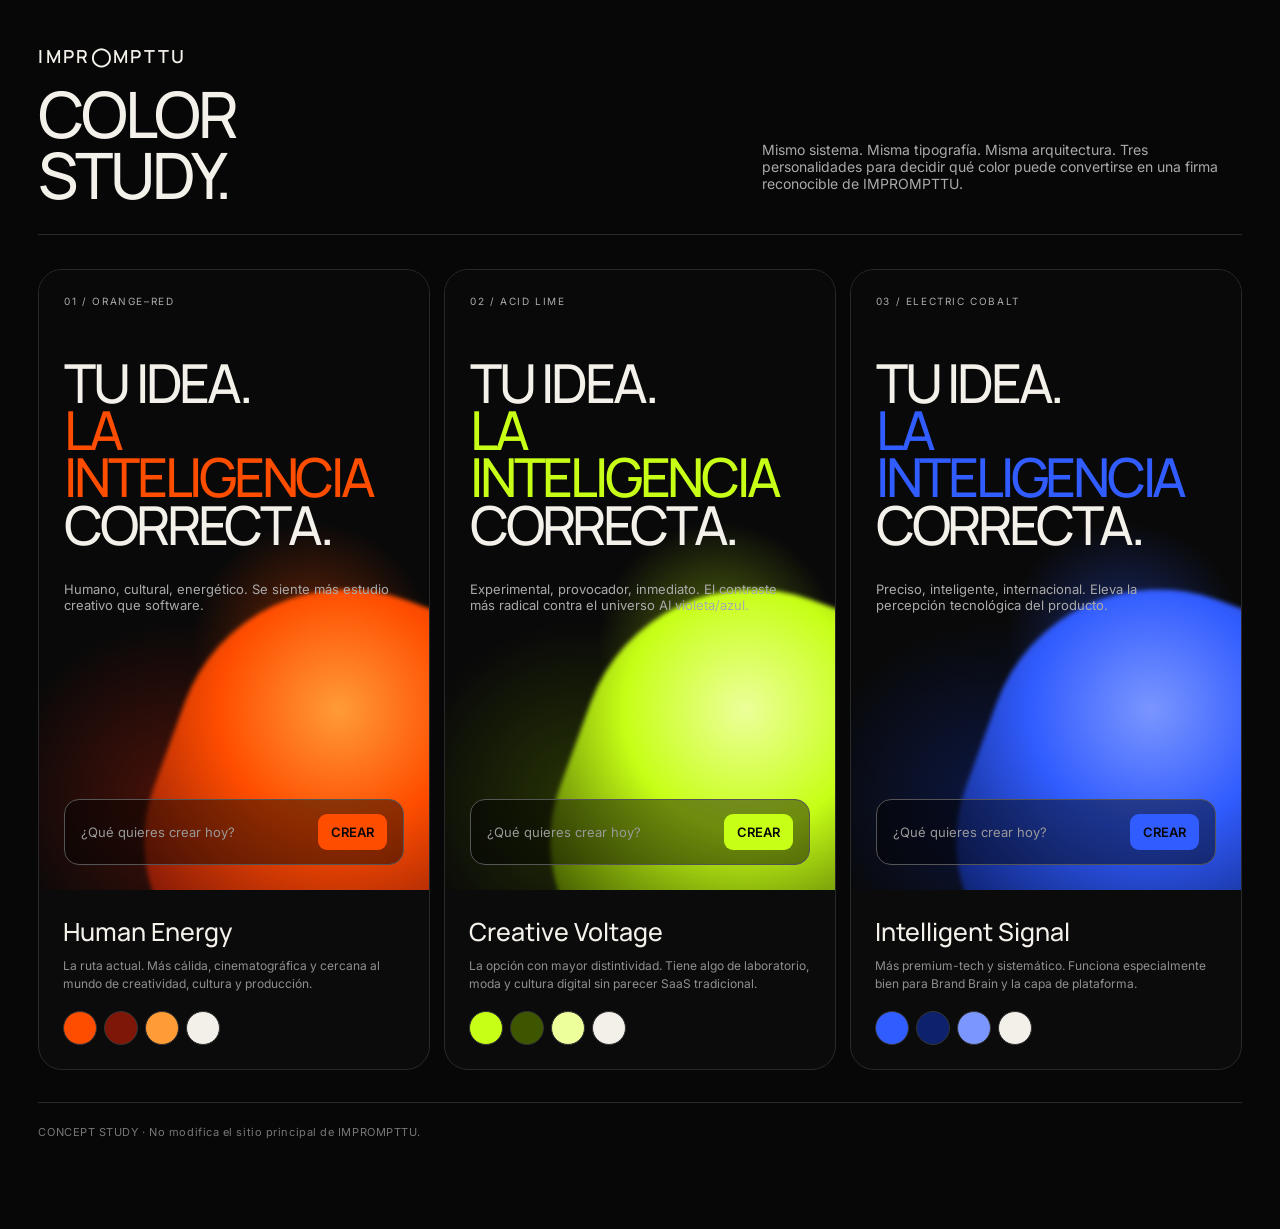
<file: palette-preview.html>
<!doctype html><html lang="es"><head><meta charset="utf-8"><meta name="viewport" content="width=device-width,initial-scale=1"><title>IMPROMPTTU — Color Study</title><link rel="preconnect" href="https://fonts.googleapis.com"><link rel="preconnect" href="https://fonts.gstatic.com" crossorigin><link href="https://fonts.googleapis.com/css2?family=Inter:wght@400;500;600&family=Manrope:wght@500;600&display=swap" rel="stylesheet"><style>*{box-sizing:border-box}body{margin:0;background:#070707;color:#f4f1eb;font-family:Inter,Arial,sans-serif}.wrap{width:min(94vw,1500px);margin:auto;padding:44px 0 90px}.top{display:flex;justify-content:space-between;gap:30px;align-items:end;border-bottom:1px solid #292929;padding-bottom:28px;margin-bottom:34px}.brand{font:600 18px Manrope;letter-spacing:.13em}.top h1{font:500 clamp(34px,5vw,70px)/.95 Manrope;margin:16px 0 0;letter-spacing:-.05em}.top p{max-width:480px;color:#aaa;font-size:14px}.grid{display:grid;grid-template-columns:repeat(3,1fr);gap:14px}.concept{--accent:#ff4d00;--deep:#7f1708;--soft:#ff9c36;border:1px solid #292929;border-radius:24px;overflow:hidden;background:#0b0b0b}.lime{--accent:#c7ff16;--deep:#3f5600;--soft:#ecff9a}.cobalt{--accent:#315cff;--deep:#0d216d;--soft:#7b96ff}.hero{height:620px;padding:25px;position:relative;display:flex;flex-direction:column;overflow:hidden;background:radial-gradient(circle at 70% 60%,color-mix(in srgb,var(--accent) 40%,transparent),transparent 26%),radial-gradient(circle at 35% 85%,color-mix(in srgb,var(--deep) 55%,transparent),transparent 30%),#090909}.hero:after{content:"";position:absolute;width:420px;height:420px;border-radius:46% 54% 58% 42%;right:-150px;bottom:-130px;background:radial-gradient(circle at 35% 30%,var(--soft),var(--accent) 30%,var(--deep) 67%,#070707);filter:blur(2px);transform:rotate(20deg)}.label{font-size:10px;letter-spacing:.16em;color:#aaa}.hero h2{font:500 clamp(42px,4.2vw,72px)/.88 Manrope;letter-spacing:-.06em;margin:52px 0 20px;position:relative;z-index:2}.hero h2 span{color:var(--accent)}.copy{font-size:13px;color:#aaa;max-width:330px;position:relative;z-index:2}.prompt{margin-top:auto;position:relative;z-index:3;border:1px solid #555;border-radius:15px;padding:14px 16px;color:#999;font-size:13px;background:rgba(0,0,0,.45);display:flex;justify-content:space-between;align-items:center}.go{background:var(--accent);color:#080808;padding:10px 13px;border-radius:9px;font-weight:600}.meta{padding:24px}.meta h3{font:500 25px Manrope;margin:0 0 8px}.meta p{color:#8f8f8f;font-size:12px;line-height:1.5;margin:0 0 18px}.swatches{display:flex;gap:7px}.swatches i{width:34px;height:34px;border-radius:50%;border:1px solid #333}.swatches i:nth-child(1){background:var(--accent)}.swatches i:nth-child(2){background:var(--deep)}.swatches i:nth-child(3){background:var(--soft)}.swatches i:nth-child(4){background:#f3f0ea}.note{margin-top:32px;padding-top:22px;border-top:1px solid #292929;color:#777;font-size:11px;letter-spacing:.05em}@media(max-width:900px){.grid{grid-template-columns:1fr}.hero{height:520px}.top{align-items:start;flex-direction:column}}</style></head><body><main class="wrap"><header class="top"><div><div class="brand">IMPR◯MPTTU</div><h1>COLOR<br>STUDY.</h1></div><p>Mismo sistema. Misma tipografía. Misma arquitectura. Tres personalidades para decidir qué color puede convertirse en una firma reconocible de IMPROMPTTU.</p></header><section class="grid"><article class="concept orange"><div class="hero"><span class="label">01 / ORANGE–RED</span><h2>TU IDEA.<br><span>LA INTELIGENCIA</span><br>CORRECTA.</h2><p class="copy">Humano, cultural, energético. Se siente más estudio creativo que software.</p><div class="prompt"><span>¿Qué quieres crear hoy?</span><b class="go">CREAR</b></div></div><div class="meta"><h3>Human Energy</h3><p>La ruta actual. Más cálida, cinematográfica y cercana al mundo de creatividad, cultura y producción.</p><div class="swatches"><i></i><i></i><i></i><i></i></div></div></article><article class="concept lime"><div class="hero"><span class="label">02 / ACID LIME</span><h2>TU IDEA.<br><span>LA INTELIGENCIA</span><br>CORRECTA.</h2><p class="copy">Experimental, provocador, inmediato. El contraste más radical contra el universo AI violeta/azul.</p><div class="prompt"><span>¿Qué quieres crear hoy?</span><b class="go">CREAR</b></div></div><div class="meta"><h3>Creative Voltage</h3><p>La opción con mayor distintividad. Tiene algo de laboratorio, moda y cultura digital sin parecer SaaS tradicional.</p><div class="swatches"><i></i><i></i><i></i><i></i></div></div></article><article class="concept cobalt"><div class="hero"><span class="label">03 / ELECTRIC COBALT</span><h2>TU IDEA.<br><span>LA INTELIGENCIA</span><br>CORRECTA.</h2><p class="copy">Preciso, inteligente, internacional. Eleva la percepción tecnológica del producto.</p><div class="prompt"><span>¿Qué quieres crear hoy?</span><b class="go">CREAR</b></div></div><div class="meta"><h3>Intelligent Signal</h3><p>Más premium-tech y sistemático. Funciona especialmente bien para Brand Brain y la capa de plataforma.</p><div class="swatches"><i></i><i></i><i></i><i></i></div></div></article></section><div class="note">CONCEPT STUDY · No modifica el sitio principal de IMPROMPTTU.</div></main></body></html>
</file>
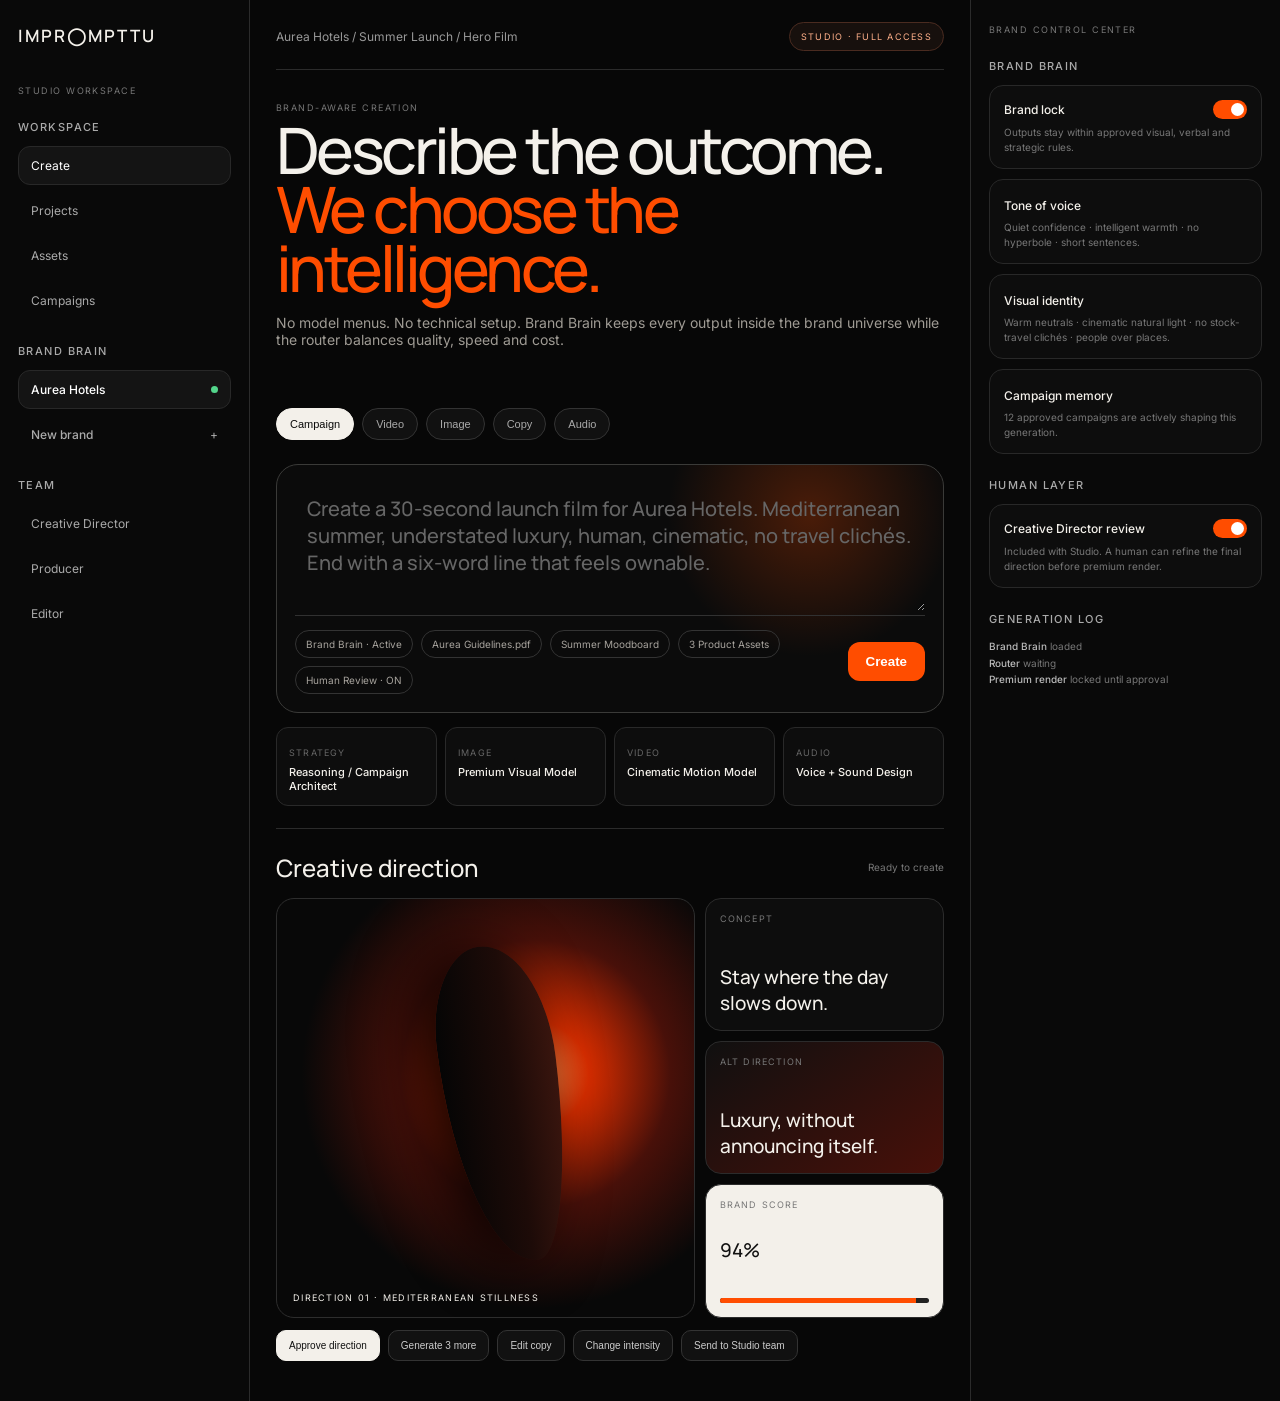
<file: studio-experience.html>
<!doctype html><html lang="es"><head><meta charset="utf-8"><meta name="viewport" content="width=device-width,initial-scale=1"><title>IMPROMPTTU Studio — Experience Prototype</title><link rel="preconnect" href="https://fonts.googleapis.com"><link rel="preconnect" href="https://fonts.gstatic.com" crossorigin><link href="https://fonts.googleapis.com/css2?family=Inter:wght@400;500;600&family=Manrope:wght@500;600&display=swap" rel="stylesheet"><style>:root{--bg:#070707;--panel:#0d0d0d;--panel2:#121212;--line:#2b2b2b;--ink:#f4f1eb;--muted:#8f8b84;--paper:#f3f0ea;--accent:#ff4d00;--deep:#7b1609;--warm:#ff9c36}*{box-sizing:border-box}body{margin:0;background:var(--bg);color:var(--ink);font-family:Inter,Arial,sans-serif}.app{min-height:100vh;display:grid;grid-template-columns:250px 1fr 310px}.side{border-right:1px solid var(--line);padding:24px 18px;background:#090909}.right{border-left:1px solid var(--line);padding:24px 18px;background:#090909}.brand{font:600 17px Manrope;letter-spacing:.12em;margin-bottom:38px}.tag{font-size:9px;letter-spacing:.16em;color:#777;text-transform:uppercase}.side h3,.right h3{font-size:11px;font-weight:500;letter-spacing:.13em;color:#aaa;text-transform:uppercase;margin:24px 0 12px}.navitem,.branditem,.asset{border:1px solid transparent;border-radius:12px;padding:11px 12px;font-size:12px;color:#aaa;margin-bottom:6px}.navitem.active,.branditem.active{background:#141414;color:#fff;border-color:#282828}.branditem{display:flex;justify-content:space-between;align-items:center}.branditem b{font-weight:500}.ok{width:7px;height:7px;border-radius:50%;background:#53d58b}.workspace{padding:22px 26px 40px;min-width:0}.topbar{display:flex;align-items:center;justify-content:space-between;border-bottom:1px solid var(--line);padding-bottom:18px}.crumb{font-size:12px;color:#999}.plan{font-size:9px;letter-spacing:.14em;border:1px solid #4a2b20;background:#17100d;border-radius:999px;padding:8px 11px;color:#ffb08a}.hero{padding:32px 0 22px}.hero h1{font:500 clamp(42px,5vw,78px)/.92 Manrope;letter-spacing:-.055em;margin:8px 0 16px;max-width:950px}.hero h1 span{color:var(--accent)}.hero p{max-width:740px;color:#9f9b94;font-size:14px}.controls{display:flex;gap:8px;flex-wrap:wrap;margin:24px 0}.chip{border:1px solid #333;background:#111;color:#aaa;border-radius:999px;padding:9px 13px;font-size:11px;cursor:pointer}.chip.active{background:var(--paper);color:#090909;border-color:var(--paper)}.composer{border:1px solid #3a3a38;border-radius:22px;background:radial-gradient(circle at 80% 20%,rgba(255,77,0,.26),transparent 25%),#0b0b0b;padding:18px}.composer textarea{width:100%;min-height:128px;border:0;outline:0;resize:vertical;background:transparent;color:white;font:500 20px/1.35 Manrope;padding:12px}.composer textarea::placeholder{color:#666}.composer-bottom{border-top:1px solid #313131;padding-top:14px;display:flex;justify-content:space-between;gap:14px;align-items:center}.attachments{display:flex;gap:8px;flex-wrap:wrap}.mini{font-size:10px;border:1px solid #333;border-radius:999px;padding:7px 10px;color:#a7a39d}.generate{background:var(--accent);color:white;border:0;border-radius:12px;padding:12px 18px;font-weight:600;cursor:pointer}.router{margin-top:14px;display:grid;grid-template-columns:repeat(4,1fr);gap:8px}.route{border:1px solid #292929;background:#0d0d0d;border-radius:12px;padding:12px}.route span{font-size:9px;color:#666;letter-spacing:.13em}.route b{display:block;font-size:11px;font-weight:500;margin-top:5px}.output{margin-top:22px;border-top:1px solid var(--line);padding-top:22px}.output-head{display:flex;justify-content:space-between;align-items:center;margin-bottom:14px}.output-head h2{font:500 24px Manrope;margin:0}.status{font-size:10px;color:#777}.grid{display:grid;grid-template-columns:1.4fr .8fr;gap:10px}.preview{min-height:420px;border-radius:18px;border:1px solid #2d2d2d;position:relative;overflow:hidden;background:radial-gradient(circle at 62% 42%,#ff8b46 0,#d72d00 15%,#481009 38%,#080808 66%)}.preview:before{content:"";position:absolute;left:40%;top:11%;width:28%;height:76%;background:linear-gradient(90deg,#050505,#1d0b08 60%,#39150e);border-radius:46% 54% 36% 64% / 30% 37% 63% 70%;transform:rotate(-7deg);box-shadow:-20px 0 60px rgba(0,0,0,.9)}.preview-label{position:absolute;left:16px;bottom:14px;font-size:9px;letter-spacing:.14em}.variants{display:grid;grid-template-rows:repeat(3,1fr);gap:10px}.variant{border:1px solid #2b2b2b;border-radius:16px;padding:14px;display:flex;flex-direction:column;justify-content:space-between;background:#0d0d0d}.variant:nth-child(2){background:linear-gradient(145deg,#101010,#481009)}.variant:nth-child(3){background:var(--paper);color:#111}.variant small{font-size:9px;letter-spacing:.13em;color:#777}.variant b{font:500 19px Manrope}.actions{display:flex;gap:8px;margin-top:12px;flex-wrap:wrap}.action{border:1px solid #333;border-radius:10px;background:#111;color:#ccc;padding:9px 12px;font-size:10px}.action.primary{background:var(--paper);color:#111;border-color:var(--paper)}.meter{margin-top:8px;height:5px;background:#222;border-radius:99px;overflow:hidden}.meter i{display:block;height:100%;width:94%;background:var(--accent)}.right-card{border:1px solid #282828;border-radius:14px;padding:14px;margin-bottom:10px;background:#0d0d0d}.right-card b{font-size:12px;font-weight:500}.right-card p{font-size:10px;color:#777;margin:6px 0 0;line-height:1.45}.switch{display:flex;justify-content:space-between;align-items:center}.toggle{width:34px;height:19px;border-radius:999px;background:var(--accent);position:relative}.toggle:after{content:"";position:absolute;width:13px;height:13px;border-radius:50%;background:white;right:3px;top:3px}.log{font-size:10px;color:#777;line-height:1.65}.log strong{color:#bbb;font-weight:500}.hidden{display:none}@media(max-width:1050px){.app{grid-template-columns:210px 1fr}.right{display:none}.router{grid-template-columns:1fr 1fr}}@media(max-width:760px){.app{display:block}.side{display:none}.workspace{padding:18px}.grid{grid-template-columns:1fr}.preview{min-height:360px}.variants{grid-template-columns:1fr 1fr 1fr;grid-template-rows:none}.router{grid-template-columns:1fr 1fr}.composer-bottom{align-items:flex-start;flex-direction:column}.generate{width:100%}}</style></head><body><main class="app"><aside class="side"><div class="brand">IMPR◯MPTTU</div><div class="tag">Studio Workspace</div><h3>Workspace</h3><div class="navitem active">Create</div><div class="navitem">Projects</div><div class="navitem">Assets</div><div class="navitem">Campaigns</div><h3>Brand Brain</h3><div class="branditem active"><b>Aurea Hotels</b><span class="ok"></span></div><div class="branditem"><b>New brand</b><span>+</span></div><h3>Team</h3><div class="navitem">Creative Director</div><div class="navitem">Producer</div><div class="navitem">Editor</div></aside><section class="workspace"><header class="topbar"><div class="crumb">Aurea Hotels / Summer Launch / Hero Film</div><div class="plan">STUDIO · FULL ACCESS</div></header><section class="hero"><div class="tag">Brand-aware creation</div><h1>Describe the outcome.<br><span>We choose the intelligence.</span></h1><p>No model menus. No technical setup. Brand Brain keeps every output inside the brand universe while the router balances quality, speed and cost.</p></section><div class="controls"><button class="chip active" data-mode="Campaign">Campaign</button><button class="chip" data-mode="Video">Video</button><button class="chip" data-mode="Image">Image</button><button class="chip" data-mode="Copy">Copy</button><button class="chip" data-mode="Audio">Audio</button></div><section class="composer"><textarea id="prompt" placeholder="Create a 30-second launch film for Aurea Hotels. Mediterranean summer, understated luxury, human, cinematic, no travel clichés. End with a six-word line that feels ownable."></textarea><div class="composer-bottom"><div class="attachments"><span class="mini">Brand Brain · Active</span><span class="mini">Aurea Guidelines.pdf</span><span class="mini">Summer Moodboard</span><span class="mini">3 Product Assets</span><span class="mini">Human Review · ON</span></div><button class="generate" id="generate">Create</button></div></section><div class="router"><div class="route"><span>STRATEGY</span><b id="strategy">Reasoning / Campaign Architect</b></div><div class="route"><span>IMAGE</span><b id="imageRoute">Premium Visual Model</b></div><div class="route"><span>VIDEO</span><b id="videoRoute">Cinematic Motion Model</b></div><div class="route"><span>AUDIO</span><b id="audioRoute">Voice + Sound Design</b></div></div><section class="output"><div class="output-head"><h2>Creative direction</h2><div class="status" id="status">Ready to create</div></div><div class="grid"><div class="preview"><div class="preview-label">DIRECTION 01 · MEDITERRANEAN STILLNESS</div></div><div class="variants"><div class="variant"><small>CONCEPT</small><b>Stay where the day slows down.</b></div><div class="variant"><small>ALT DIRECTION</small><b>Luxury, without announcing itself.</b></div><div class="variant"><small>BRAND SCORE</small><b>94%</b><div class="meter"><i></i></div></div></div></div><div class="actions"><button class="action primary">Approve direction</button><button class="action">Generate 3 more</button><button class="action">Edit copy</button><button class="action">Change intensity</button><button class="action">Send to Studio team</button></div></section></section><aside class="right"><div class="tag">Brand Control Center</div><h3>Brand Brain</h3><div class="right-card"><div class="switch"><b>Brand lock</b><span class="toggle"></span></div><p>Outputs stay within approved visual, verbal and strategic rules.</p></div><div class="right-card"><b>Tone of voice</b><p>Quiet confidence · intelligent warmth · no hyperbole · short sentences.</p></div><div class="right-card"><b>Visual identity</b><p>Warm neutrals · cinematic natural light · no stock-travel clichés · people over places.</p></div><div class="right-card"><b>Campaign memory</b><p>12 approved campaigns are actively shaping this generation.</p></div><h3>Human layer</h3><div class="right-card"><div class="switch"><b>Creative Director review</b><span class="toggle"></span></div><p>Included with Studio. A human can refine the final direction before premium render.</p></div><h3>Generation log</h3><div class="log" id="log"><strong>Brand Brain</strong> loaded<br><strong>Router</strong> waiting<br><strong>Premium render</strong> locked until approval</div></aside></main><script>const chips=[...document.querySelectorAll('.chip')];let mode='Campaign';chips.forEach(c=>c.onclick=()=>{chips.forEach(x=>x.classList.remove('active'));c.classList.add('active');mode=c.dataset.mode;document.getElementById('status').textContent=mode+' mode selected'});document.getElementById('generate').onclick=()=>{const s=document.getElementById('status'),log=document.getElementById('log'),b=document.getElementById('generate');b.disabled=true;b.textContent='Thinking';s.textContent='Reading Brand Brain';log.innerHTML='<strong>Brand Brain</strong> validating tone, visual rules and campaign memory';setTimeout(()=>{s.textContent='Routing intelligence';log.innerHTML+='<br><strong>Router</strong> selected strategy + visual + motion stack';b.textContent='Routing'},800);setTimeout(()=>{s.textContent='Building creative direction';log.innerHTML+='<br><strong>Draft</strong> low-cost concept pass generated';b.textContent='Creating'},1700);setTimeout(()=>{s.textContent='Direction ready · premium render not yet spent';log.innerHTML+='<br><strong>Human review</strong> available before final render';b.textContent='Create';b.disabled=false},2800)};</script></body></html>
</file>
<file: styles.css>
:root{--bg:#070707;--ink:#f4f1eb;--muted:#9a9a96;--line:#2a2a2a;--paper:#f3f0ea;--orange:#ff4d00;--red:#b8150c;--warm:#ff9c36}*{box-sizing:border-box}html{scroll-behavior:smooth}body{margin:0;background:var(--bg);color:var(--ink);font-family:Inter,Arial,sans-serif;line-height:1.35;overflow-x:hidden}a{color:inherit;text-decoration:none}button,textarea{font:inherit}.shell{width:min(94vw,1500px);margin:0 auto}.page-noise{position:fixed;inset:0;pointer-events:none;opacity:.035;background-image:url("data:image/svg+xml,%3Csvg viewBox='0 0 180 180' xmlns='http://www.w3.org/2000/svg'%3E%3Cfilter id='n'%3E%3CfeTurbulence type='fractalNoise' baseFrequency='.9' numOctaves='4' stitchTiles='stitch'/%3E%3C/filter%3E%3Crect width='100%25' height='100%25' filter='url(%23n)' opacity='.45'/%3E%3C/svg%3E");z-index:99}.nav{height:92px;display:flex;align-items:center;border-bottom:1px solid var(--line);position:relative;z-index:10}.wordmark{display:inline-flex;align-items:center;font-family:Manrope,Inter,sans-serif;font-weight:600;letter-spacing:.13em;font-size:19px;white-space:nowrap}.logo-o{display:inline-flex;width:34px;height:15px;border:1.5px solid currentColor;border-radius:8px;margin:0 2px;position:relative;align-items:center}.logo-o i{position:absolute;right:4px;width:2px;height:8px;background:var(--orange);animation:blink 1s steps(1) infinite}@keyframes blink{50%{opacity:.2}}.nav-links{display:flex;gap:34px;margin-left:auto;margin-right:36px;font-size:13px;color:#c9c7c2}.nav-links a:hover{color:white}.pill{display:inline-flex;align-items:center;justify-content:space-between;gap:20px;border-radius:999px;padding:14px 20px;font-size:13px;font-weight:600;border:1px solid transparent;transition:.25s}.pill-light{background:var(--paper);color:#090909}.pill-light:hover{background:white;transform:translateY(-1px)}.pill-accent{background:var(--orange);color:white}.pill-accent:hover{background:#ff621c;transform:translateY(-1px)}.pill-dark{background:#111;color:white;border-color:#282828}.hero{padding:62px 0 86px}.hero-kicker,.section-index,.eyebrow,.prompt-topline,.cta-kicker{font-size:11px;letter-spacing:.14em;text-transform:uppercase;color:#c1beb8}.dot{width:8px;height:8px;background:var(--orange);display:inline-block;margin-right:8px}.hero h1,.manifesto h2,.human h2,.pricing h2,.final-cta h2{font-family:Manrope,Inter,sans-serif;font-weight:500;letter-spacing:-.055em;line-height:.9;margin:28px 0}.hero h1{font-size:clamp(56px,8.2vw,136px);max-width:1320px}.accent{color:var(--orange)}.hero-grid{display:grid;grid-template-columns:1fr 1fr;gap:30px;border-top:1px solid var(--line);padding-top:22px}.hero-copy{max-width:620px;margin:0;color:#bcb9b3;font-size:17px}.hero-actions{display:flex;align-items:center;justify-content:flex-end;gap:28px}.text-link{font-size:14px;border-bottom:1px solid #555;padding-bottom:4px}.prompt-stage{margin-top:58px;border:1px solid #3a3a38;border-radius:26px;padding:22px;background:radial-gradient(circle at 78% 30%,rgba(255,77,0,.38),transparent 24%),radial-gradient(circle at 42% 80%,rgba(184,21,12,.25),transparent 28%),#0b0b0b;min-height:390px;display:flex;flex-direction:column;justify-content:space-between;overflow:hidden;position:relative}.prompt-stage:after{content:"";position:absolute;right:-14%;bottom:-45%;width:70%;aspect-ratio:1;background:radial-gradient(circle,rgba(255,156,54,.28),rgba(255,77,0,.05) 38%,transparent 65%);filter:blur(15px);pointer-events:none}.prompt-topline{display:flex;justify-content:space-between;position:relative;z-index:2}.status{display:flex;align-items:center;gap:8px}.status i{width:7px;height:7px;background:#55db8a;border-radius:50%}.prompt-form{max-width:1000px;margin:54px auto 25px;width:100%;position:relative;z-index:2}.prompt-form label{display:block;font-family:Manrope;font-size:clamp(28px,3vw,48px);letter-spacing:-.04em;margin-bottom:16px}.prompt-field{display:grid;grid-template-columns:1fr 62px;gap:8px;padding:8px;border:1px solid #777;border-radius:18px;background:rgba(0,0,0,.32);backdrop-filter:blur(9px)}.prompt-field textarea{resize:none;background:transparent;color:#fff;border:0;outline:0;padding:12px 14px;min-height:70px;font-size:16px}.prompt-field textarea::placeholder{color:#777}.prompt-field button{border:0;border-radius:12px;background:var(--paper);font-size:28px;cursor:pointer}.type-row{display:flex;gap:8px;flex-wrap:wrap;margin-top:12px}.chip{border:1px solid #343434;background:#101010;color:#aaa;border-radius:999px;padding:9px 14px;font-size:12px;cursor:pointer}.chip.active{border-color:#fff;color:#fff;background:#1a1a1a}.route-result{display:grid;grid-template-columns:1.1fr .7fr 1.5fr;border-top:1px solid #363636;position:relative;z-index:2}.route-result>div{padding:16px 14px;border-right:1px solid #363636;display:flex;flex-direction:column;gap:6px}.route-result>div:last-child{border-right:0}.route-label{font-size:9px;letter-spacing:.16em;color:#777}.route-result strong{font-size:12px;font-weight:500;color:#d9d6cf}.manifesto,.human,.three-ways,.pricing,.final-cta{padding:110px 0;border-top:1px solid var(--line)}.manifesto-grid{display:grid;grid-template-columns:1.2fr .8fr;gap:70px;align-items:end}.manifesto h2{font-size:clamp(58px,7vw,110px)}.manifesto-copy>p{font-size:20px;color:#bcb9b3;max-width:560px}.mini-stats{margin-top:55px;border-top:1px solid var(--line)}.mini-stats div{display:grid;grid-template-columns:70px 1fr;padding:14px 0;border-bottom:1px solid var(--line)}.mini-stats b{font-size:13px}.mini-stats span{font-size:13px;color:#aaa}.visual-rail{display:grid;grid-template-columns:repeat(4,1fr);gap:10px;margin-top:70px}.rail-card{height:390px;border-radius:18px;overflow:hidden;position:relative;padding:20px;display:flex;flex-direction:column;justify-content:space-between;border:1px solid #282828;background:#0e0e0e}.rail-card>span{font-size:10px;letter-spacing:.12em;z-index:2}.rail-card p{font-size:13px;color:#c2beb6;max-width:200px;z-index:2}.orb{position:absolute;width:270px;aspect-ratio:1;border-radius:46% 54% 58% 42% / 51% 40% 60% 49%;filter:blur(2px)}.orb-a{background:radial-gradient(circle at 30% 30%,#ff9b61,#ff3700 32%,#5c0800 68%,#070707);right:-42px;top:65px;transform:rotate(23deg)}.orb-b{background:radial-gradient(circle at 45% 38%,#ffe7d0,#ff6a00 22%,#82120d 58%,#090909);left:32px;top:68px}.video-card{background:linear-gradient(145deg,#0b0b0b 30%,#4a0b06 100%)}.frame-lines{position:absolute;inset:72px 24px 75px;border:1px solid #7a2a20;border-radius:8px;background:linear-gradient(120deg,transparent 40%,rgba(255,90,0,.22),transparent 65%)}.frame-lines:before,.frame-lines:after{content:"";position:absolute;border:1px solid #a14031;border-radius:8px;inset:20px}.frame-lines:after{inset:40px}.audio-card{background:linear-gradient(180deg,#f2eee8 0,#d9d4cc 100%);color:#111}.audio-card p{color:#333}.wave{height:140px;margin:auto 0;background:repeating-linear-gradient(90deg,#111 0 2px,transparent 2px 8px);mask-image:linear-gradient(to bottom,transparent 0,#000 45%,#000 55%,transparent 100%);transform:skewY(-7deg)}.human-panel{display:grid;grid-template-columns:1.05fr .95fr;min-height:720px;border-radius:26px;overflow:hidden;border:1px solid #262626;margin-top:34px}.portrait-art{position:relative;background:radial-gradient(circle at 58% 42%,#ff8b46 0,#e02f00 12%,#4b0904 35%,#080808 65%);overflow:hidden}.portrait-core{position:absolute;left:40%;top:13%;width:31%;height:74%;background:linear-gradient(90deg,#050505,#1a0c0a 55%,#3b160c);border-radius:46% 54% 36% 64% / 30% 37% 63% 70%;transform:rotate(-7deg);box-shadow:-20px 0 60px rgba(0,0,0,.9)}.portrait-core:after{content:"";position:absolute;right:-25%;top:20%;width:55%;height:25%;background:#1c0906;border-radius:50%;transform:rotate(15deg)}.portrait-glow{position:absolute;width:62%;height:42%;left:18%;bottom:-10%;background:radial-gradient(circle,#ff5e00,transparent 66%);filter:blur(13px)}.portrait-caption{position:absolute;left:22px;bottom:18px;font-size:9px;letter-spacing:.16em}.human-copy{background:var(--paper);color:#111;padding:70px 55px;display:flex;flex-direction:column;justify-content:center}.human-copy .eyebrow{color:#5f5a54}.human h2{font-size:clamp(42px,5vw,78px)}.human h2 span{color:var(--orange)}.human-copy p{font-size:17px;max-width:620px;color:#4f4a44;margin-bottom:34px}.human-copy .pill{align-self:flex-start}.expertise-grid{display:grid;grid-template-columns:repeat(3,1fr);margin-top:14px;border-top:1px solid var(--line);border-left:1px solid var(--line)}.expertise-grid div{padding:28px 20px;border-right:1px solid var(--line);border-bottom:1px solid var(--line);display:flex;gap:30px}.expertise-grid span{color:#777;font-size:11px}.expertise-grid b{font-size:14px;font-weight:500}.way-grid{display:grid;grid-template-columns:repeat(3,1fr);gap:12px;margin-top:36px}.way-grid article{min-height:520px;border-radius:18px;padding:26px;border:1px solid #2c2c2c;display:flex;flex-direction:column;background:#0d0d0d}.way-grid article:nth-child(2){background:linear-gradient(165deg,#24100b,#8a1909 75%,#ff4d00)}.way-grid article:nth-child(3){background:var(--paper);color:#111}.way-no{font-size:10px;color:#8a8782}.way-grid h3{font-family:Manrope;font-size:clamp(38px,4vw,64px);line-height:.95;letter-spacing:-.04em;margin:auto 0 8px}.way-grid p{font-size:14px;margin:0 0 12px}.way-grid small{font-size:13px;color:#aaa;max-width:310px}.way-grid article:nth-child(3) small{color:#555}.way-grid a{margin-top:34px;font-size:13px;border-top:1px solid currentColor;padding-top:16px}.pricing-head{display:grid;grid-template-columns:1.2fr .8fr;gap:60px;align-items:end}.pricing h2{font-size:clamp(52px,6vw,90px)}.pricing-head p{font-size:17px;color:#aaa;max-width:500px}.price-grid{display:grid;grid-template-columns:repeat(3,1fr);gap:12px;margin-top:50px}.price-card{background:var(--paper);color:#111;border-radius:18px;padding:28px;min-height:500px;display:flex;flex-direction:column;position:relative}.price-card.featured{background:linear-gradient(160deg,#23100a,#a71f0b 68%,#ff4d00);color:white}.price-card span{font-size:11px;letter-spacing:.14em}.price-card h3{font-family:Manrope;font-size:70px;letter-spacing:-.06em;margin:10px 0 0}.price-card h3 small{font-size:14px;letter-spacing:0;font-weight:500}.price-card ul{padding:0;margin:45px 0;list-style:none;border-top:1px solid rgba(0,0,0,.18)}.price-card.featured ul{border-color:rgba(255,255,255,.25)}.price-card li{padding:13px 0;border-bottom:1px solid rgba(0,0,0,.18);font-size:13px}.price-card.featured li{border-color:rgba(255,255,255,.25)}.price-card .pill{margin-top:auto}.best{position:absolute;right:18px;top:18px;font-size:9px!important;padding:7px 9px;border:1px solid rgba(255,255,255,.4);border-radius:99px}.fair-use{font-size:11px;color:#777;margin-top:16px}.final-cta{padding-bottom:130px}.final-cta h2{font-size:clamp(60px,8.5vw,140px);margin:50px 0}.final-cta h2 span{color:var(--orange)}.giant-prompt{border:1px solid #666;border-radius:22px;padding:18px 18px 18px 28px;display:flex;align-items:center;justify-content:space-between;font-family:Manrope;font-size:clamp(22px,3vw,48px);color:#aaa;transition:.25s}.giant-prompt b{width:68px;height:68px;background:var(--paper);color:#111;border-radius:16px;display:grid;place-items:center;font-weight:400}.giant-prompt:hover{border-color:#fff;color:#fff}.footer{border-top:1px solid var(--line);padding:38px 0 60px;display:grid;grid-template-columns:1.1fr 1fr .6fr .8fr;gap:30px;font-size:12px;color:#9b9893}.footer>div{display:flex;flex-direction:column;gap:8px}.footer p{margin:0}.footer .wordmark{color:#fff;font-size:17px}@media(max-width:900px){.nav-links{display:none}.nav .pill{margin-left:auto}.hero-grid,.manifesto-grid,.pricing-head{grid-template-columns:1fr}.hero-actions{justify-content:flex-start}.route-result{grid-template-columns:1fr}.route-result>div{border-right:0;border-bottom:1px solid #363636}.visual-rail{grid-template-columns:1fr 1fr}.human-panel{grid-template-columns:1fr}.portrait-art{min-height:560px}.expertise-grid{grid-template-columns:1fr 1fr}.way-grid,.price-grid{grid-template-columns:1fr}.way-grid article{min-height:380px}.footer{grid-template-columns:1fr 1fr}}@media(max-width:560px){.shell{width:min(92vw,1500px)}.nav{height:76px}.nav>.pill{display:none}.hero{padding-top:42px}.hero h1{font-size:15.2vw}.hero-copy{font-size:15px}.hero-actions{flex-wrap:wrap}.prompt-stage{padding:15px;border-radius:18px}.prompt-form{margin-top:36px}.prompt-field{grid-template-columns:1fr 52px}.visual-rail{grid-template-columns:1fr}.rail-card{height:330px}.manifesto,.human,.three-ways,.pricing,.final-cta{padding:80px 0}.human-copy{padding:44px 26px}.portrait-art{min-height:440px}.expertise-grid{grid-template-columns:1fr}.pricing h2,.manifesto h2{font-size:14vw}.price-card h3{font-size:58px}.final-cta h2{font-size:15vw}.giant-prompt b{width:52px;height:52px}.footer{grid-template-columns:1fr}.wordmark{font-size:17px}}@media(prefers-reduced-motion:reduce){*{scroll-behavior:auto!important}.logo-o i{animation:none}}
</file>
<file: glass.css>
:root{
  --glass-orange:#ff4d00;
  --glass-red:#b8150c;
  --glass-warm:#ff9c36;
  --glass-ink:#f4f1eb;
  --glass-bg:#070707;
  --glass-line:rgba(255,255,255,.14);
  --glass-line-soft:rgba(255,255,255,.08);
  --glass-surface:rgba(18,18,20,.54);
  --glass-surface-strong:rgba(12,12,14,.72);
  --glass-white:rgba(255,255,255,.08);
  --glass-blur:22px;
  --glass-shadow:0 28px 80px rgba(0,0,0,.32);
}

/* Shared atmospheric background */
body.landing-page,
body.experience-page{
  background:
    radial-gradient(900px 620px at 8% -10%,rgba(255,77,0,.22),transparent 58%),
    radial-gradient(760px 560px at 96% 12%,rgba(184,21,12,.18),transparent 58%),
    radial-gradient(720px 560px at 78% 88%,rgba(255,156,54,.12),transparent 62%),
    linear-gradient(180deg,#080808 0%,#090909 48%,#060606 100%) !important;
  color:var(--glass-ink);
  background-attachment:fixed !important;
}

body.landing-page:before,
body.experience-page:before{
  content:"";
  position:fixed;
  inset:0;
  pointer-events:none;
  z-index:-1;
  background:
    linear-gradient(120deg,rgba(255,255,255,.035),transparent 24%,transparent 74%,rgba(255,255,255,.02)),
    radial-gradient(circle at 50% 0,rgba(255,255,255,.04),transparent 45%);
}

/* =============== LANDING =============== */
body.landing-page .nav{
  position:sticky;
  top:12px;
  margin-top:12px;
  height:72px;
  padding:0 20px;
  border:1px solid var(--glass-line);
  border-radius:24px;
  background:rgba(12,12,14,.50);
  -webkit-backdrop-filter:blur(26px) saturate(135%);
  backdrop-filter:blur(26px) saturate(135%);
  box-shadow:0 18px 55px rgba(0,0,0,.22),inset 0 1px 0 rgba(255,255,255,.08);
}
body.landing-page .nav:before{
  content:"";
  position:absolute;
  inset:0;
  border-radius:inherit;
  pointer-events:none;
  background:linear-gradient(105deg,rgba(255,255,255,.08),transparent 28%,transparent 75%,rgba(255,77,0,.05));
}
body.landing-page .lang-switch,
body.landing-page .pill-light,
body.landing-page .pill-dark{
  border:1px solid var(--glass-line) !important;
  background:rgba(255,255,255,.08) !important;
  color:#fff !important;
  -webkit-backdrop-filter:blur(18px);
  backdrop-filter:blur(18px);
  box-shadow:inset 0 1px 0 rgba(255,255,255,.07);
}
body.landing-page .lang-btn.active{
  background:rgba(255,255,255,.92) !important;
  color:#0a0a0a !important;
}
body.landing-page .pill-accent{
  background:linear-gradient(135deg,rgba(255,77,0,.96),rgba(184,21,12,.86)) !important;
  border:1px solid rgba(255,190,154,.36) !important;
  box-shadow:0 10px 34px rgba(255,77,0,.18),inset 0 1px 0 rgba(255,255,255,.24);
}
body.landing-page .prompt-stage,
body.landing-page .rail-card,
body.landing-page .way-grid article,
body.landing-page .price-card,
body.landing-page .human-panel,
body.landing-page .logo-strip,
body.landing-page .giant-prompt{
  background:var(--glass-surface) !important;
  border:1px solid var(--glass-line) !important;
  -webkit-backdrop-filter:blur(var(--glass-blur)) saturate(130%);
  backdrop-filter:blur(var(--glass-blur)) saturate(130%);
  box-shadow:var(--glass-shadow),inset 0 1px 0 rgba(255,255,255,.07);
}
body.landing-page .prompt-stage{
  background:
    radial-gradient(circle at 78% 30%,rgba(255,77,0,.34),transparent 25%),
    radial-gradient(circle at 35% 86%,rgba(184,21,12,.22),transparent 28%),
    rgba(12,12,14,.50) !important;
}
body.landing-page .prompt-field,
body.landing-page .chip,
body.landing-page .route-result>div{
  background:rgba(255,255,255,.045) !important;
  border-color:rgba(255,255,255,.13) !important;
  -webkit-backdrop-filter:blur(14px);
  backdrop-filter:blur(14px);
}
body.landing-page .chip.active{
  background:rgba(255,77,0,.18) !important;
  border-color:rgba(255,126,70,.55) !important;
}
body.landing-page .rail-card,
body.landing-page .way-grid article,
body.landing-page .price-card{
  color:#f5f2ec !important;
  overflow:hidden;
  position:relative;
}
body.landing-page .rail-card:before,
body.landing-page .way-grid article:before,
body.landing-page .price-card:before{
  content:"";
  position:absolute;
  inset:0;
  pointer-events:none;
  background:linear-gradient(125deg,rgba(255,255,255,.07),transparent 30%,transparent 78%,rgba(255,77,0,.05));
}
body.landing-page .audio-card,
body.landing-page .way-grid article:nth-child(3),
body.landing-page .price-card:not(.featured),
body.landing-page .human-copy{
  background:rgba(245,241,234,.10) !important;
  color:#f6f3ed !important;
}
body.landing-page .audio-card p,
body.landing-page .way-grid article:nth-child(3) small,
body.landing-page .human-copy p,
body.landing-page .human-copy .eyebrow,
body.landing-page .price-card:not(.featured) li{
  color:#bbb7b0 !important;
}
body.landing-page .price-card ul,
body.landing-page .price-card li{
  border-color:rgba(255,255,255,.13) !important;
}
body.landing-page .price-card.featured,
body.landing-page .way-grid article:nth-child(2){
  background:
    radial-gradient(circle at 82% 16%,rgba(255,156,54,.22),transparent 24%),
    linear-gradient(145deg,rgba(255,77,0,.28),rgba(184,21,12,.18) 48%,rgba(12,12,14,.55)) !important;
}
body.landing-page .human-panel{
  overflow:hidden;
}
body.landing-page .human-copy{
  -webkit-backdrop-filter:blur(24px);
  backdrop-filter:blur(24px);
}
body.landing-page .client-proof,
body.landing-page .manifesto,
body.landing-page .human,
body.landing-page .three-ways,
body.landing-page .pricing,
body.landing-page .final-cta,
body.landing-page .footer,
body.landing-page .hero-grid{
  border-color:rgba(255,255,255,.09) !important;
}
body.landing-page .fake-logo{
  background:rgba(255,255,255,.018);
  border-color:rgba(255,255,255,.07) !important;
}
body.landing-page .section-index,
body.landing-page .hero-kicker,
body.landing-page .eyebrow,
body.landing-page .prompt-topline,
body.landing-page .cta-kicker{
  color:#c6c1b9;
}

/* =============== CUSTOMER EXPERIENCE =============== */
body.experience-page{
  color:#f5f2ec !important;
  min-height:100vh;
}
body.experience-page .shell{
  max-width:1500px;
}
body.experience-page .top{
  position:sticky;
  top:12px;
  z-index:20;
  padding:14px 16px !important;
  border:1px solid var(--glass-line) !important;
  border-radius:22px;
  background:rgba(12,12,14,.52);
  -webkit-backdrop-filter:blur(26px) saturate(135%);
  backdrop-filter:blur(26px) saturate(135%);
  box-shadow:0 18px 55px rgba(0,0,0,.24),inset 0 1px 0 rgba(255,255,255,.08);
}
body.experience-page .logo{color:#fff !important}
body.experience-page .o{border-color:#fff !important}
body.experience-page .back{color:#c7c2bb !important}
body.experience-page .switch,
body.experience-page .planmeta{
  background:rgba(255,255,255,.07) !important;
  border-color:rgba(255,255,255,.14) !important;
  color:#f4f1eb !important;
  -webkit-backdrop-filter:blur(18px);
  backdrop-filter:blur(18px);
}
body.experience-page .switch button{color:#aaa !important}
body.experience-page .switch button.active{
  background:linear-gradient(135deg,rgba(255,77,0,.92),rgba(184,21,12,.84)) !important;
  color:#fff !important;
  box-shadow:0 8px 24px rgba(255,77,0,.16),inset 0 1px 0 rgba(255,255,255,.20);
}
body.experience-page .rail{
  padding:18px 18px 18px 0 !important;
}
body.experience-page .rail h1{color:#f7f4ee !important}
body.experience-page .rail p,
body.experience-page .fact span{color:#aaa59e !important}
body.experience-page .tierfacts,
body.experience-page .fact{border-color:rgba(255,255,255,.10) !important}
body.experience-page .app{
  background:rgba(12,12,14,.48) !important;
  border:1px solid var(--glass-line) !important;
  -webkit-backdrop-filter:blur(28px) saturate(135%);
  backdrop-filter:blur(28px) saturate(135%);
  box-shadow:0 34px 100px rgba(0,0,0,.42),inset 0 1px 0 rgba(255,255,255,.08) !important;
  position:relative;
}
body.experience-page .app:before{
  content:"";
  position:absolute;
  width:480px;
  height:480px;
  border-radius:50%;
  right:-180px;
  top:-180px;
  background:radial-gradient(circle,rgba(255,77,0,.24),rgba(184,21,12,.10) 42%,transparent 68%);
  filter:blur(6px);
  pointer-events:none;
}
body.experience-page .sidebar{
  background:rgba(255,255,255,.025) !important;
  border-color:rgba(255,255,255,.09) !important;
  -webkit-backdrop-filter:blur(20px);
  backdrop-filter:blur(20px);
  position:relative;
  z-index:1;
}
body.experience-page .nav.active,
body.experience-page .usage,
body.experience-page .card,
body.experience-page .brief textarea,
body.experience-page .route div,
body.experience-page .copy,
body.experience-page .notice,
body.experience-page .upgrade{
  background:rgba(255,255,255,.055) !important;
  border:1px solid rgba(255,255,255,.12) !important;
  -webkit-backdrop-filter:blur(18px) saturate(125%);
  backdrop-filter:blur(18px) saturate(125%);
  box-shadow:inset 0 1px 0 rgba(255,255,255,.05);
}
body.experience-page .main{position:relative;z-index:1}
body.experience-page .card{
  border-radius:20px !important;
  box-shadow:0 16px 44px rgba(0,0,0,.16),inset 0 1px 0 rgba(255,255,255,.06);
}
body.experience-page .brief textarea{
  color:#fff !important;
  background:rgba(0,0,0,.20) !important;
}
body.experience-page .brief textarea:focus{
  border-color:rgba(255,117,56,.62) !important;
  box-shadow:0 0 0 3px rgba(255,77,0,.08);
}
body.experience-page .chip{
  background:rgba(255,255,255,.035) !important;
  border-color:rgba(255,255,255,.12) !important;
  color:#bbb7b0 !important;
}
body.experience-page .chip.on{
  background:rgba(255,77,0,.16) !important;
  border-color:rgba(255,122,64,.52) !important;
  color:#ffc0a2 !important;
}
body.experience-page .brand{
  background:rgba(100,210,155,.08) !important;
  border-color:rgba(100,210,155,.28) !important;
}
body.experience-page .create{
  background:linear-gradient(135deg,var(--glass-orange),var(--glass-red)) !important;
  border:1px solid rgba(255,190,154,.28) !important;
  box-shadow:0 10px 30px rgba(255,77,0,.20),inset 0 1px 0 rgba(255,255,255,.23);
}
body.experience-page .visual{
  background:
    radial-gradient(circle at 72% 27%,rgba(255,128,61,.68),transparent 20%),
    radial-gradient(circle at 66% 42%,rgba(184,21,12,.24),transparent 34%),
    rgba(255,255,255,.035) !important;
  border:1px solid rgba(255,255,255,.12);
  box-shadow:inset 0 1px 0 rgba(255,255,255,.06);
  -webkit-backdrop-filter:blur(16px);
  backdrop-filter:blur(16px);
}
body.experience-page .notice{
  color:#e7ad8d !important;
  background:rgba(255,77,0,.07) !important;
  border-color:rgba(255,112,54,.24) !important;
}
body.experience-page .brainrow{border-color:rgba(255,255,255,.09) !important}
body.experience-page .sub,
body.experience-page .apphead p,
body.experience-page .route span,
body.experience-page .copy p,
body.experience-page .hint,
body.experience-page .usage p{color:#8f9496 !important}

@media(max-width:900px){
  body.landing-page .nav,
  body.experience-page .top{top:8px;border-radius:18px}
}

@supports not ((-webkit-backdrop-filter:blur(1px)) or (backdrop-filter:blur(1px))){
  body.landing-page .nav,
  body.landing-page .prompt-stage,
  body.landing-page .rail-card,
  body.landing-page .way-grid article,
  body.landing-page .price-card,
  body.experience-page .top,
  body.experience-page .app,
  body.experience-page .card{
    background:rgba(14,14,16,.94) !important;
  }
}
</file>
